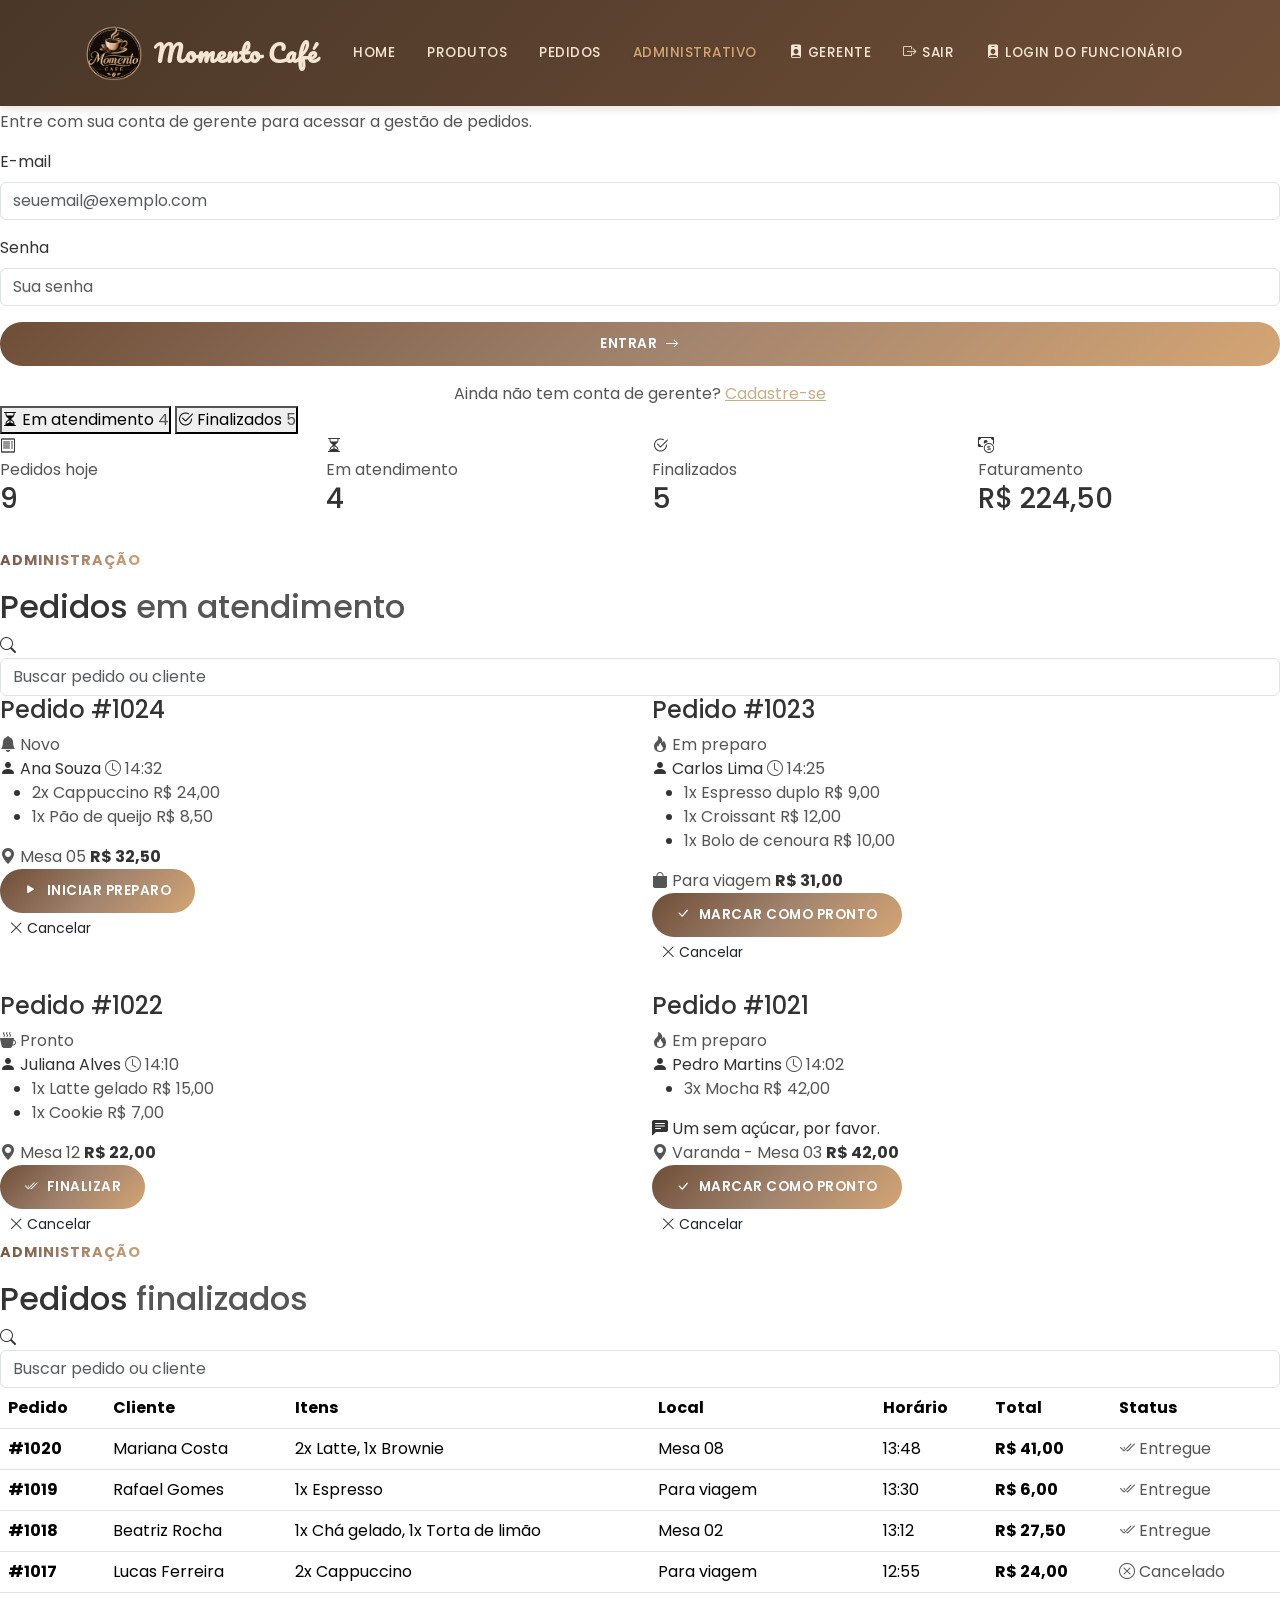
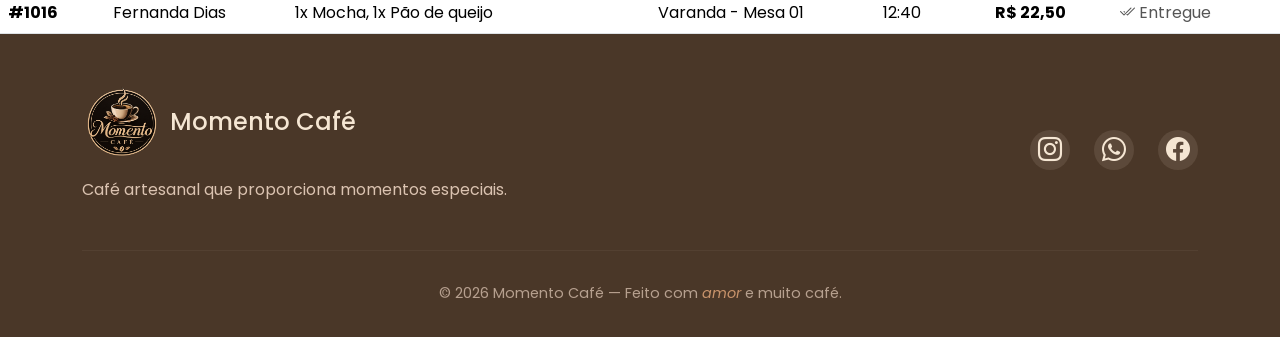
<file: src/main/resources/templates/admin.html>
<!DOCTYPE html>
<html lang="pt-br">

<head>
  <meta charset="UTF-8">
  <meta name="viewport" content="width=device-width, initial-scale=1.0">
  <link rel="icon" type="image/png" href="../static/img/favicon.png">
  <title>Momento Café | Administrativo</title>

  <!-- Bootstrap -->
  <link href="https://cdn.jsdelivr.net/npm/bootstrap@5.3.8/dist/css/bootstrap.min.css" rel="stylesheet">

  <!-- Bootstrap Icons -->
  <link rel="stylesheet" href="https://cdn.jsdelivr.net/npm/bootstrap-icons@1.11.3/font/bootstrap-icons.min.css">

  <!-- Google Fonts -->
  <link rel="preconnect" href="https://fonts.googleapis.com">
  <link rel="preconnect" href="https://fonts.gstatic.com" crossorigin>
  <link href="https://fonts.googleapis.com/css2?family=Pacifico&family=Poppins:wght@300;400;500;600;700&display=swap"
    rel="stylesheet">

  <!-- CSS -->
  <link rel="stylesheet" href="../static/css/style.css">
  <link rel="stylesheet" href="../static/css/admin.css">
  <!-- Estado de acesso (evita "piscar" a tela) -->
  <script>
    document.documentElement.classList.add(
      localStorage.getItem("tipoUsuario") === "gerente" ? "is-gerente" : "is-visitante"
    );
  </script>
</head>

<body class="admin-page">
  <!-- ================= NAVBAR ================= -->

  <nav class="navbar navbar-expand-lg fixed-top navbar-cafe">
    <div class="container">

      <a class="navbar-brand d-flex align-items-center gap-2" href="../index.html">
        <img src="../static/img/logo.png" alt="Logo Momento Café" class="logo-marca">
        Momento Café
      </a>

      <button class="navbar-toggler" type="button" data-bs-toggle="collapse" data-bs-target="#menu" aria-controls="menu"
        aria-expanded="false" aria-label="Abrir menu">
        <span class="navbar-toggler-icon"></span>
      </button>

      <div class="collapse navbar-collapse" id="menu">
        <ul class="navbar-nav ms-auto align-items-lg-center">

          <li class="nav-item"><a class="nav-link" href="../index.html">Home</a></li>
          <li class="nav-item"><a class="nav-link" href="../templates/produtos.html">Produtos</a></li>
          <li class="nav-item"><a class="nav-link" href="../templates/pedidos.html">Pedidos</a></li>
          <li class="nav-item"><a class="nav-link active" aria-current="page" href="../templates/admin.html">Administrativo</a></li>

          <!-- Funcionário logado -->
          <li class="nav-item somente-gerente">
            <span class="nav-link usuario-admin">
              <i class="bi bi-person-badge-fill"></i> Gerente
            </span>
          </li>
          <li class="nav-item somente-gerente">
            <a class="nav-link" href="../templates/login.html" id="btn-sair">
              <i class="bi bi-box-arrow-right"></i> Sair
            </a>
          </li>

          <!-- Visitante -->
          <li class="nav-item somente-visitante">
            <a class="nav-link" href="#loginFuncionario">
              <i class="bi bi-person-badge-fill"></i> Login do funcionário
            </a>
          </li>

        </ul>
      </div>

    </div>
  </nav>


  <!-- ================= PAINEL ADMINISTRATIVO ================= -->

  <div class="admin-wrapper">

    <!-- ================= CONTEÚDO ================= -->

    <main class="admin-conteudo">

      <!-- LOGIN DO FUNCIONÁRIO -->

      <section class="func-login somente-visitante" id="loginFuncionario">
        <div class="func-login-card">
          <div class="func-login-icon"><i class="bi bi-person-badge-fill"></i></div>
          <span class="section-title">Área restrita</span>
          <h2>Login do <span>funcionário</span></h2>
          <p>Entre com sua conta de gerente para acessar a gestão de pedidos.</p>

          <form id="formLoginFuncionario" novalidate>
            <div class="mb-3">
              <label for="funcEmail" class="form-label">E-mail</label>
              <input type="email" id="funcEmail" class="form-control" placeholder="seuemail@exemplo.com"
                autocomplete="username">
            </div>
            <div class="mb-3">
              <label for="funcSenha" class="form-label">Senha</label>
              <input type="password" id="funcSenha" class="form-control" placeholder="Sua senha"
                autocomplete="current-password">
            </div>
            <p class="func-erro" id="funcErro" role="alert"></p>
            <button type="submit" class="btn btn-cafe btn-lg w-100 justify-content-center">
              Entrar <i class="bi bi-arrow-right"></i>
            </button>
            <p class="text-center mt-3 mb-0">
              Ainda não tem conta de gerente? <a href="cadastro.html" class="link-cafe">Cadastre-se</a>
            </p>
          </form>
        </div>
      </section>


      <!-- GESTÃO (somente gerente) -->

      <div class="somente-gerente" id="painelGestao">

        <!-- BOTÕES: ATENDIMENTO / FINALIZADOS -->

        <div class="admin-abas" role="tablist" aria-label="Gestão de pedidos">
          <button type="button" class="aba-btn ativo" role="tab" aria-selected="true" data-alvo="painel-atendimento">
            <i class="bi bi-hourglass-split"></i> Em atendimento
            <span class="menu-contador" id="contador-atendimento">4</span>
          </button>
          <button type="button" class="aba-btn" role="tab" aria-selected="false" data-alvo="painel-finalizados">
            <i class="bi bi-check2-circle"></i> Finalizados
            <span class="menu-contador" id="contador-finalizados">5</span>
          </button>
        </div>

        <!-- RESUMO -->

        <div class="row g-4 mb-4">

          <div class="col-sm-6 col-xl-3">
            <div class="resumo-card">
              <div class="resumo-icon"><i class="bi bi-receipt"></i></div>
              <div>
                <span>Pedidos hoje</span>
                <h3 id="resumo-total">9</h3>
              </div>
            </div>
          </div>

          <div class="col-sm-6 col-xl-3">
            <div class="resumo-card">
              <div class="resumo-icon"><i class="bi bi-hourglass-split"></i></div>
              <div>
                <span>Em atendimento</span>
                <h3 id="resumo-atendimento">4</h3>
              </div>
            </div>
          </div>

          <div class="col-sm-6 col-xl-3">
            <div class="resumo-card">
              <div class="resumo-icon"><i class="bi bi-check2-circle"></i></div>
              <div>
                <span>Finalizados</span>
                <h3 id="resumo-finalizados">5</h3>
              </div>
            </div>
          </div>

          <div class="col-sm-6 col-xl-3">
            <div class="resumo-card">
              <div class="resumo-icon"><i class="bi bi-cash-coin"></i></div>
              <div>
                <span>Faturamento</span>
                <h3 id="resumo-faturamento">R$ 224,50</h3>
              </div>
            </div>
          </div>

        </div>


        <!-- ================= ABA: EM ATENDIMENTO ================= -->

        <section class="painel painel-atendimento ativo" id="painel-atendimento" role="tabpanel">

          <div class="painel-header">
            <div>
              <span class="section-title">Administração</span>
              <h2>Pedidos <span>em atendimento</span></h2>
            </div>

            <div class="input-busca">
              <i class="bi bi-search"></i>
              <input type="text" id="busca-atendimento" class="form-control" placeholder="Buscar pedido ou cliente"
                aria-label="Buscar pedido em atendimento">
            </div>
          </div>


          <div class="row g-4" id="lista-atendimento">

            <!-- PEDIDO 1 -->

            <div class="col-md-6 col-xxl-4">
              <div class="pedido-card">

                <div class="pedido-topo">
                  <h4>Pedido #1024</h4>
                  <span class="status status-novo">
                    <i class="bi bi-bell-fill"></i>
                    Novo
                  </span>
                </div>

                <div class="pedido-cliente">
                  <i class="bi bi-person-fill"></i>
                  Ana Souza
                  <span class="pedido-hora"><i class="bi bi-clock"></i> 14:32</span>
                </div>

                <ul class="pedido-itens">
                  <li><span>2x Cappuccino</span> <span>R$ 24,00</span></li>
                  <li><span>1x Pão de queijo</span> <span>R$ 8,50</span></li>
                </ul>

                <div class="pedido-info">
                  <span><i class="bi bi-geo-alt-fill"></i> Mesa 05</span>
                  <strong>R$ 32,50</strong>
                </div>

                <div class="pedido-acoes">
                  <button type="button" class="btn btn-cafe btn-sm">
                    <i class="bi bi-play-fill"></i>
                    Iniciar preparo
                  </button>
                  <button type="button" class="btn btn-outline-cafe btn-sm">
                    <i class="bi bi-x-lg"></i>
                    Cancelar
                  </button>
                </div>

              </div>
            </div>

            <!-- PEDIDO 2 -->

            <div class="col-md-6 col-xxl-4">
              <div class="pedido-card">

                <div class="pedido-topo">
                  <h4>Pedido #1023</h4>
                  <span class="status status-preparo">
                    <i class="bi bi-fire"></i>
                    Em preparo
                  </span>
                </div>

                <div class="pedido-cliente">
                  <i class="bi bi-person-fill"></i>
                  Carlos Lima
                  <span class="pedido-hora"><i class="bi bi-clock"></i> 14:25</span>
                </div>

                <ul class="pedido-itens">
                  <li><span>1x Espresso duplo</span> <span>R$ 9,00</span></li>
                  <li><span>1x Croissant</span> <span>R$ 12,00</span></li>
                  <li><span>1x Bolo de cenoura</span> <span>R$ 10,00</span></li>
                </ul>

                <div class="pedido-info">
                  <span><i class="bi bi-bag-fill"></i> Para viagem</span>
                  <strong>R$ 31,00</strong>
                </div>

                <div class="pedido-acoes">
                  <button type="button" class="btn btn-cafe btn-sm">
                    <i class="bi bi-check-lg"></i>
                    Marcar como pronto
                  </button>
                  <button type="button" class="btn btn-outline-cafe btn-sm">
                    <i class="bi bi-x-lg"></i>
                    Cancelar
                  </button>
                </div>

              </div>
            </div>

            <!-- PEDIDO 3 -->

            <div class="col-md-6 col-xxl-4">
              <div class="pedido-card">

                <div class="pedido-topo">
                  <h4>Pedido #1022</h4>
                  <span class="status status-pronto">
                    <i class="bi bi-cup-hot-fill"></i>
                    Pronto
                  </span>
                </div>

                <div class="pedido-cliente">
                  <i class="bi bi-person-fill"></i>
                  Juliana Alves
                  <span class="pedido-hora"><i class="bi bi-clock"></i> 14:10</span>
                </div>

                <ul class="pedido-itens">
                  <li><span>1x Latte gelado</span> <span>R$ 15,00</span></li>
                  <li><span>1x Cookie</span> <span>R$ 7,00</span></li>
                </ul>

                <div class="pedido-info">
                  <span><i class="bi bi-geo-alt-fill"></i> Mesa 12</span>
                  <strong>R$ 22,00</strong>
                </div>

                <div class="pedido-acoes">
                  <button type="button" class="btn btn-cafe btn-sm">
                    <i class="bi bi-check2-all"></i>
                    Finalizar
                  </button>
                  <button type="button" class="btn btn-outline-cafe btn-sm">
                    <i class="bi bi-x-lg"></i>
                    Cancelar
                  </button>
                </div>

              </div>
            </div>

            <!-- PEDIDO 4 -->

            <div class="col-md-6 col-xxl-4">
              <div class="pedido-card">

                <div class="pedido-topo">
                  <h4>Pedido #1021</h4>
                  <span class="status status-preparo">
                    <i class="bi bi-fire"></i>
                    Em preparo
                  </span>
                </div>

                <div class="pedido-cliente">
                  <i class="bi bi-person-fill"></i>
                  Pedro Martins
                  <span class="pedido-hora"><i class="bi bi-clock"></i> 14:02</span>
                </div>

                <ul class="pedido-itens">
                  <li><span>3x Mocha</span> <span>R$ 42,00</span></li>
                </ul>

                <div class="pedido-observacao">
                  <i class="bi bi-chat-left-text-fill"></i>
                  Um sem açúcar, por favor.
                </div>

                <div class="pedido-info">
                  <span><i class="bi bi-geo-alt-fill"></i> Varanda - Mesa 03</span>
                  <strong>R$ 42,00</strong>
                </div>

                <div class="pedido-acoes">
                  <button type="button" class="btn btn-cafe btn-sm">
                    <i class="bi bi-check-lg"></i>
                    Marcar como pronto
                  </button>
                  <button type="button" class="btn btn-outline-cafe btn-sm">
                    <i class="bi bi-x-lg"></i>
                    Cancelar
                  </button>
                </div>

              </div>
            </div>

          </div>

        </section>


        <!-- ================= ABA: FINALIZADOS ================= -->

        <section class="painel painel-finalizados" id="painel-finalizados" role="tabpanel">

          <div class="painel-header">
            <div>
              <span class="section-title">Administração</span>
              <h2>Pedidos <span>finalizados</span></h2>
            </div>

            <div class="input-busca">
              <i class="bi bi-search"></i>
              <input type="text" id="busca-finalizados" class="form-control" placeholder="Buscar pedido ou cliente"
                aria-label="Buscar pedido finalizado">
            </div>
          </div>


          <div class="tabela-card">

            <div class="table-responsive">

              <table class="table tabela-cafe align-middle mb-0">

                <thead>
                  <tr>
                    <th scope="col">Pedido</th>
                    <th scope="col">Cliente</th>
                    <th scope="col">Itens</th>
                    <th scope="col">Local</th>
                    <th scope="col">Horário</th>
                    <th scope="col">Total</th>
                    <th scope="col">Status</th>
                  </tr>
                </thead>

                <tbody id="tabela-finalizados">
                  <tr>
                    <td><strong>#1020</strong></td>
                    <td>Mariana Costa</td>
                    <td>2x Latte, 1x Brownie</td>
                    <td>Mesa 08</td>
                    <td>13:48</td>
                    <td><strong>R$ 41,00</strong></td>
                    <td><span class="status status-finalizado"><i class="bi bi-check2-all"></i> Entregue</span></td>
                  </tr>
                  <tr>
                    <td><strong>#1019</strong></td>
                    <td>Rafael Gomes</td>
                    <td>1x Espresso</td>
                    <td>Para viagem</td>
                    <td>13:30</td>
                    <td><strong>R$ 6,00</strong></td>
                    <td><span class="status status-finalizado"><i class="bi bi-check2-all"></i> Entregue</span></td>
                  </tr>
                  <tr>
                    <td><strong>#1018</strong></td>
                    <td>Beatriz Rocha</td>
                    <td>1x Chá gelado, 1x Torta de limão</td>
                    <td>Mesa 02</td>
                    <td>13:12</td>
                    <td><strong>R$ 27,50</strong></td>
                    <td><span class="status status-finalizado"><i class="bi bi-check2-all"></i> Entregue</span></td>
                  </tr>
                  <tr>
                    <td><strong>#1017</strong></td>
                    <td>Lucas Ferreira</td>
                    <td>2x Cappuccino</td>
                    <td>Para viagem</td>
                    <td>12:55</td>
                    <td><strong>R$ 24,00</strong></td>
                    <td><span class="status status-cancelado"><i class="bi bi-x-circle"></i> Cancelado</span></td>
                  </tr>
                  <tr>
                    <td><strong>#1016</strong></td>
                    <td>Fernanda Dias</td>
                    <td>1x Mocha, 1x Pão de queijo</td>
                    <td>Varanda - Mesa 01</td>
                    <td>12:40</td>
                    <td><strong>R$ 22,50</strong></td>
                    <td><span class="status status-finalizado"><i class="bi bi-check2-all"></i> Entregue</span></td>
                  </tr>
                </tbody>

              </table>

            </div>

          </div>

        </section>

      </div><!-- /painelGestao -->

    </main>

  </div>

  <!-- ================= FOOTER ================= -->

  <footer>
    <div class="container">
      <div class="row align-items-center">
        <div class="col-md-6">
          <h3 class="d-flex align-items-center gap-2">
            <img src="../static/img/logo.png" alt="Logo Momento Café" class="logo-marca logo-rodape">
            Momento Café
          </h3>
          <p>Café artesanal que proporciona momentos especiais.</p>
        </div>
        <div class="col-md-6 text-md-end">
          <div class="social">
            <a href="#" aria-label="Instagram"><i class="bi bi-instagram"></i></a>
            <a href="#" aria-label="WhatsApp"><i class="bi bi-whatsapp"></i></a>
            <a href="#" aria-label="Facebook"><i class="bi bi-facebook"></i></a>
          </div>
        </div>
      </div>
      <hr>
      <p class="copyright">© 2026 Momento Café — Feito com <i>amor</i> e muito café.</p>
    </div>
  </footer>


  <!-- Avisos -->
  <div class="toast-container position-fixed bottom-0 end-0 p-3" id="toast-area"></div>

  <!-- Script -->
  <script src="https://cdn.jsdelivr.net/npm/bootstrap@5.3.8/dist/js/bootstrap.bundle.min.js"></script>

  <!-- JS -->
  <script src="../static/js/script.js"></script>
  <script src="../static/js/admin.js"></script>
</body>

</html>
</file>
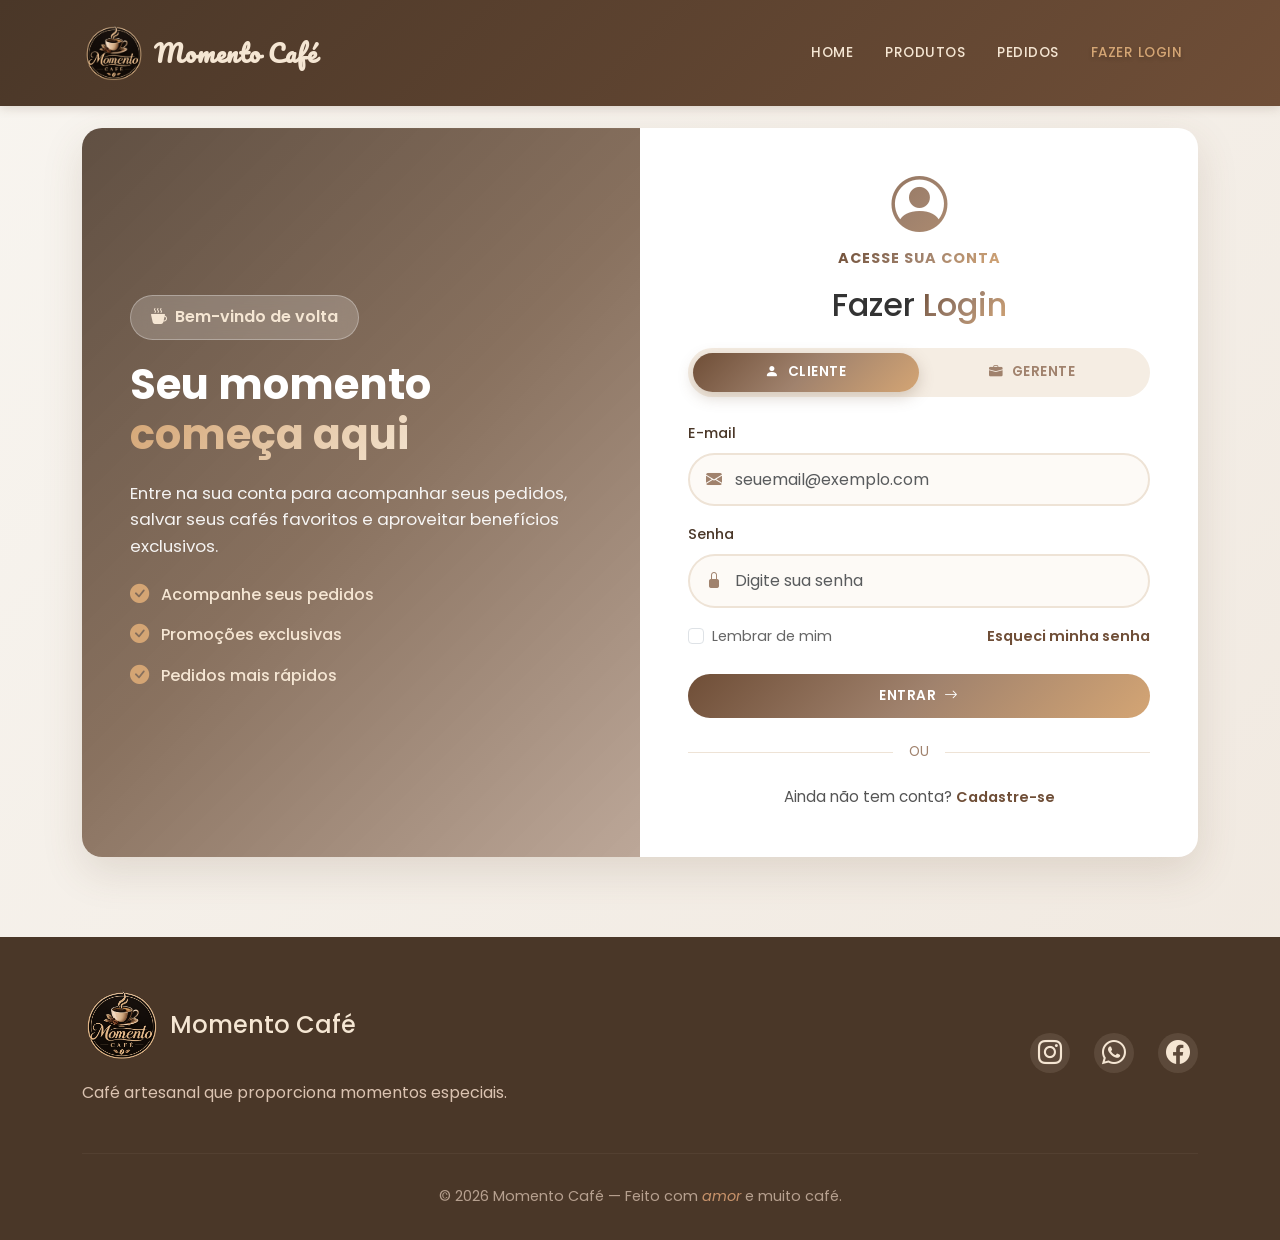
<file: src/main/resources/templates/login.html>
<!DOCTYPE html>
<html lang="pt-br">

<head>
  <meta charset="UTF-8">
  <meta name="viewport" content="width=device-width, initial-scale=1.0">
  <link rel="icon" type="image/png" href="../static/img/favicon.png">
  <title>Momento Café | Login</title>

  <!-- Bootstrap -->
  <link href="https://cdn.jsdelivr.net/npm/bootstrap@5.3.8/dist/css/bootstrap.min.css" rel="stylesheet">

  <!-- Bootstrap Icons -->
  <link rel="stylesheet" href="https://cdn.jsdelivr.net/npm/bootstrap-icons@1.11.3/font/bootstrap-icons.min.css">

  <!-- Google Fonts -->
  <link rel="preconnect" href="https://fonts.googleapis.com">
  <link rel="preconnect" href="https://fonts.gstatic.com" crossorigin>
  <link href="https://fonts.googleapis.com/css2?family=Pacifico&family=Poppins:wght@300;400;500;600;700&display=swap"
    rel="stylesheet">

  <!-- CSS -->
  <link rel="stylesheet" href="../static/css/style.css">
  <link rel="stylesheet" href="../static/css/login.css">
</head>

<body class="login-page">

  <!-- ================= NAVBAR ================= -->

  <nav class="navbar navbar-expand-lg fixed-top navbar-cafe">
    <div class="container">

      <a class="navbar-brand d-flex align-items-center gap-2" href="../index.html">
        <img src="../static/img/logo.png" alt="Logo Momento Café" class="logo-marca">
        Momento Café
      </a>

      <button class="navbar-toggler" type="button" data-bs-toggle="collapse" data-bs-target="#menu">
        <span class="navbar-toggler-icon"></span>
      </button>

      <div class="collapse navbar-collapse" id="menu">
        <ul class="navbar-nav ms-auto align-items-lg-center">

          <li class="nav-item">
            <a class="nav-link" href="../index.html">Home</a>
          </li>

          <li class="nav-item">
            <a class="nav-link" href="../templates/admin.html">Produtos</a>
          </li>

          <li class="nav-item">
            <a class="nav-link" href="../templates/pedidos.html">Pedidos</a>
          </li>

          <li class="nav-item">
            <a class="nav-link active" href="../templates/login.html">Fazer Login</a>
          </li>

        </ul>
      </div>

    </div>
  </nav>

 
  <!-- ================= LOGIN ================= -->

  <main class="login-section">

    <div class="container">

      <div class="login-card row g-0">

        <!-- LADO ESQUERDO -->

        <div class="col-lg-6 login-banner">

          <div class="login-banner-content">

            <span class="mini-title">
              <i class="bi bi-cup-hot-fill"></i>
              Bem-vindo de volta
            </span>

            <h1>
              Seu momento
              <span>começa aqui</span>
            </h1>

            <p>
              Entre na sua conta para acompanhar seus pedidos,
              salvar seus cafés favoritos e aproveitar
              benefícios exclusivos.
            </p>

            <ul class="login-beneficios">
              <li><i class="bi bi-check-circle-fill"></i> Acompanhe seus pedidos</li>
              <li><i class="bi bi-check-circle-fill"></i> Promoções exclusivas</li>
              <li><i class="bi bi-check-circle-fill"></i> Pedidos mais rápidos</li>
            </ul>

          </div>

        </div>


        <!-- LADO DIREITO / FORMULÁRIO -->

        <div class="col-lg-6 login-form-area">

          <div class="text-center mb-4">

            <div class="login-icon">
              <i class="bi bi-person-circle"></i>
            </div>

            <span class="section-title">Acesse sua conta</span>

            <h2>Fazer <span>Login</span></h2>

          </div>


          <form class="login-form" action="#" method="post">

            <!-- Tipo de acesso -->

            <div class="tipo-acesso">

              <input type="radio" name="perfil" id="perfil-cliente" value="cliente" checked>
              <label for="perfil-cliente">
                <i class="bi bi-person-fill"></i>
                Cliente
              </label>

              <input type="radio" name="perfil" id="perfil-gerente" value="gerente">
              <label for="perfil-gerente">
                <i class="bi bi-briefcase-fill"></i>
                Gerente
              </label>

            </div>

            <!-- Login Cliente -->
            <div class="mb-3">
              <label for="email" class="form-label">E-mail</label>
              <div class="input-cafe">
                <i class="bi bi-envelope-fill"></i>
                <input type="email" id="email" name="email" class="form-control" placeholder="seuemail@exemplo.com"
                  required>
              </div>
            </div>

            <div class="mb-3">
              <label for="senha" class="form-label">Senha</label>
              <div class="input-cafe">
                <i class="bi bi-lock-fill"></i>
                <input type="password" id="senha" name="senha" class="form-control" placeholder="Digite sua senha"
                  required>
              </div>
            </div>

            <div class="d-flex justify-content-between align-items-center mb-4 login-opcoes">

              <div class="form-check">
                <input class="form-check-input" type="checkbox" id="lembrar" name="lembrar">
                <label class="form-check-label" for="lembrar">Lembrar de mim</label>
              </div>

              <a href="#" class="link-cafe">Esqueci minha senha</a>

            </div>

            <button type="submit" class="btn btn-cafe btn-lg w-100 justify-content-center">
              Entrar
              <i class="bi bi-arrow-right"></i>
            </button>

            <div class="divisor">
              <span>ou</span>
            </div>

            <p class="text-center cadastro-texto">
              Ainda não tem conta?
              <a href="../templates/cadastro.html" class="link-cafe">Cadastre-se</a>
            </p>
          </form>

        </div>

      </div>

    </div>

  </main>


  <!-- ================= FOOTER ================= -->

  <footer>

    <div class="container">

      <div class="row align-items-center">

        <div class="col-md-6">
          <h3 class="d-flex align-items-center gap-2">
            <img src="../static/img/logo.png" alt="Logo Momento Café" class="logo-marca logo-rodape">
            Momento Café
          </h3>
          <p>Café artesanal que proporciona momentos especiais.</p>
        </div>

        <div class="col-md-6 text-md-end">
          <div class="social">
            <a href="#"><i class="bi bi-instagram"></i></a>
            <a href="#"><i class="bi bi-whatsapp"></i></a>
            <a href="#"><i class="bi bi-facebook"></i></a>
          </div>
        </div>

      </div>

      <hr>

      <p class="copyright">
        © 2026 Momento Café — Feito com
        <i>amor</i> e muito café.
      </p>

    </div>

  </footer>


  <!-- Script -->
  <script src="https://cdn.jsdelivr.net/npm/bootstrap@5.3.8/dist/js/bootstrap.bundle.min.js"></script>

  <!-- JS -->
  <script src="../static/js/script.js"></script>
  <script src="../static/js/login.js"></script>

</body>

</html>
</file>
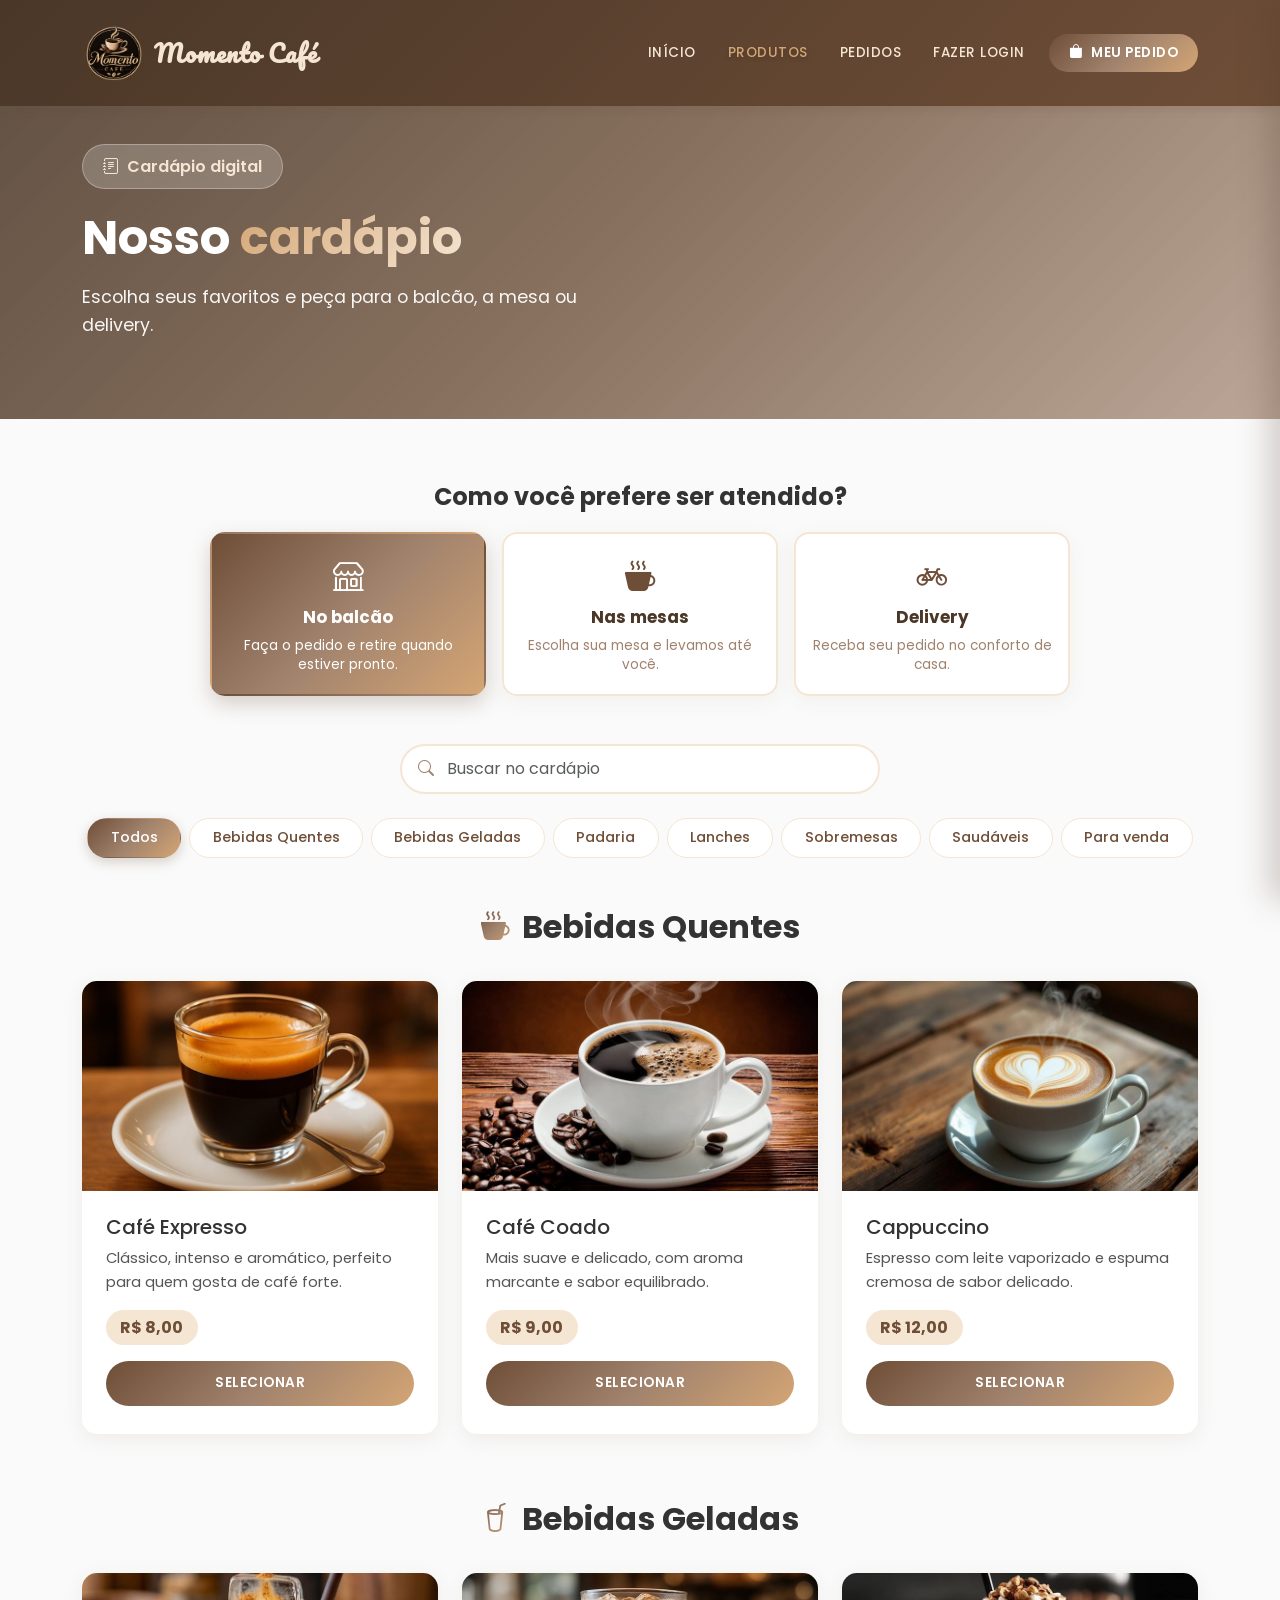
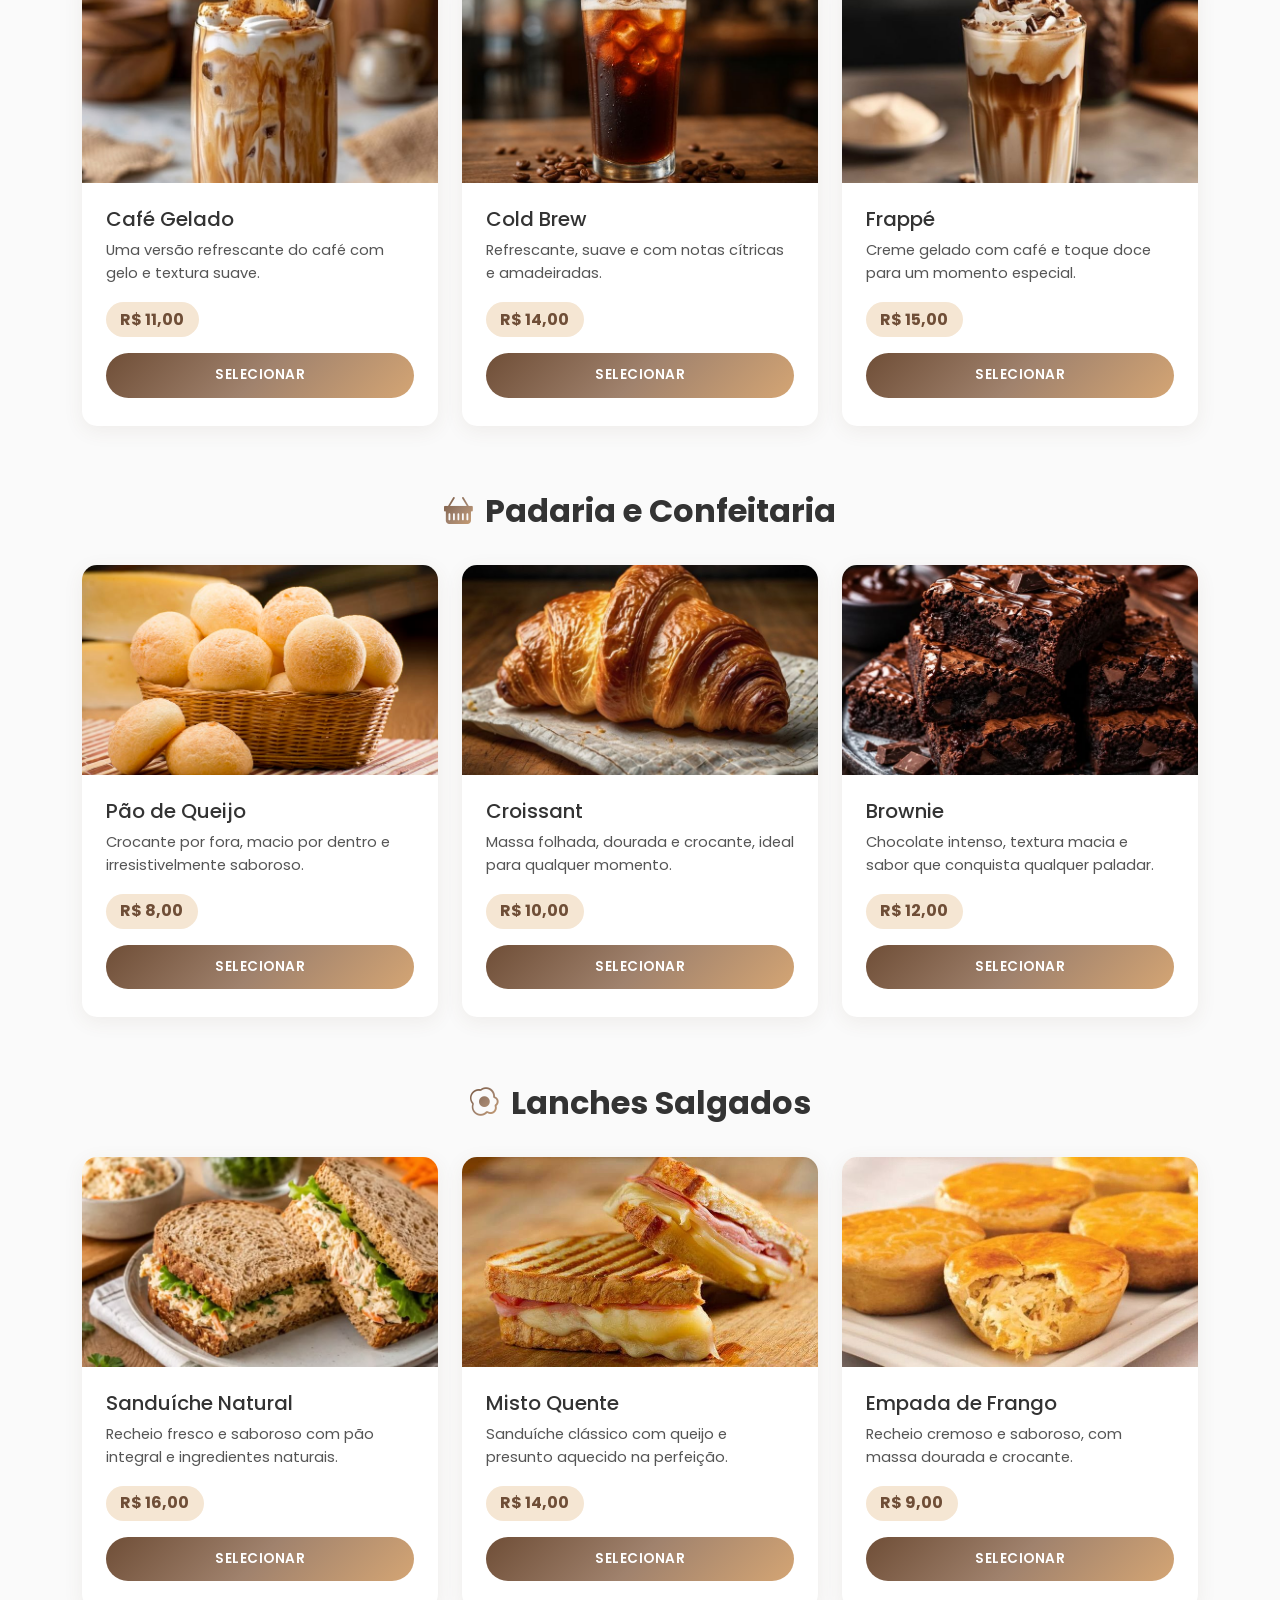
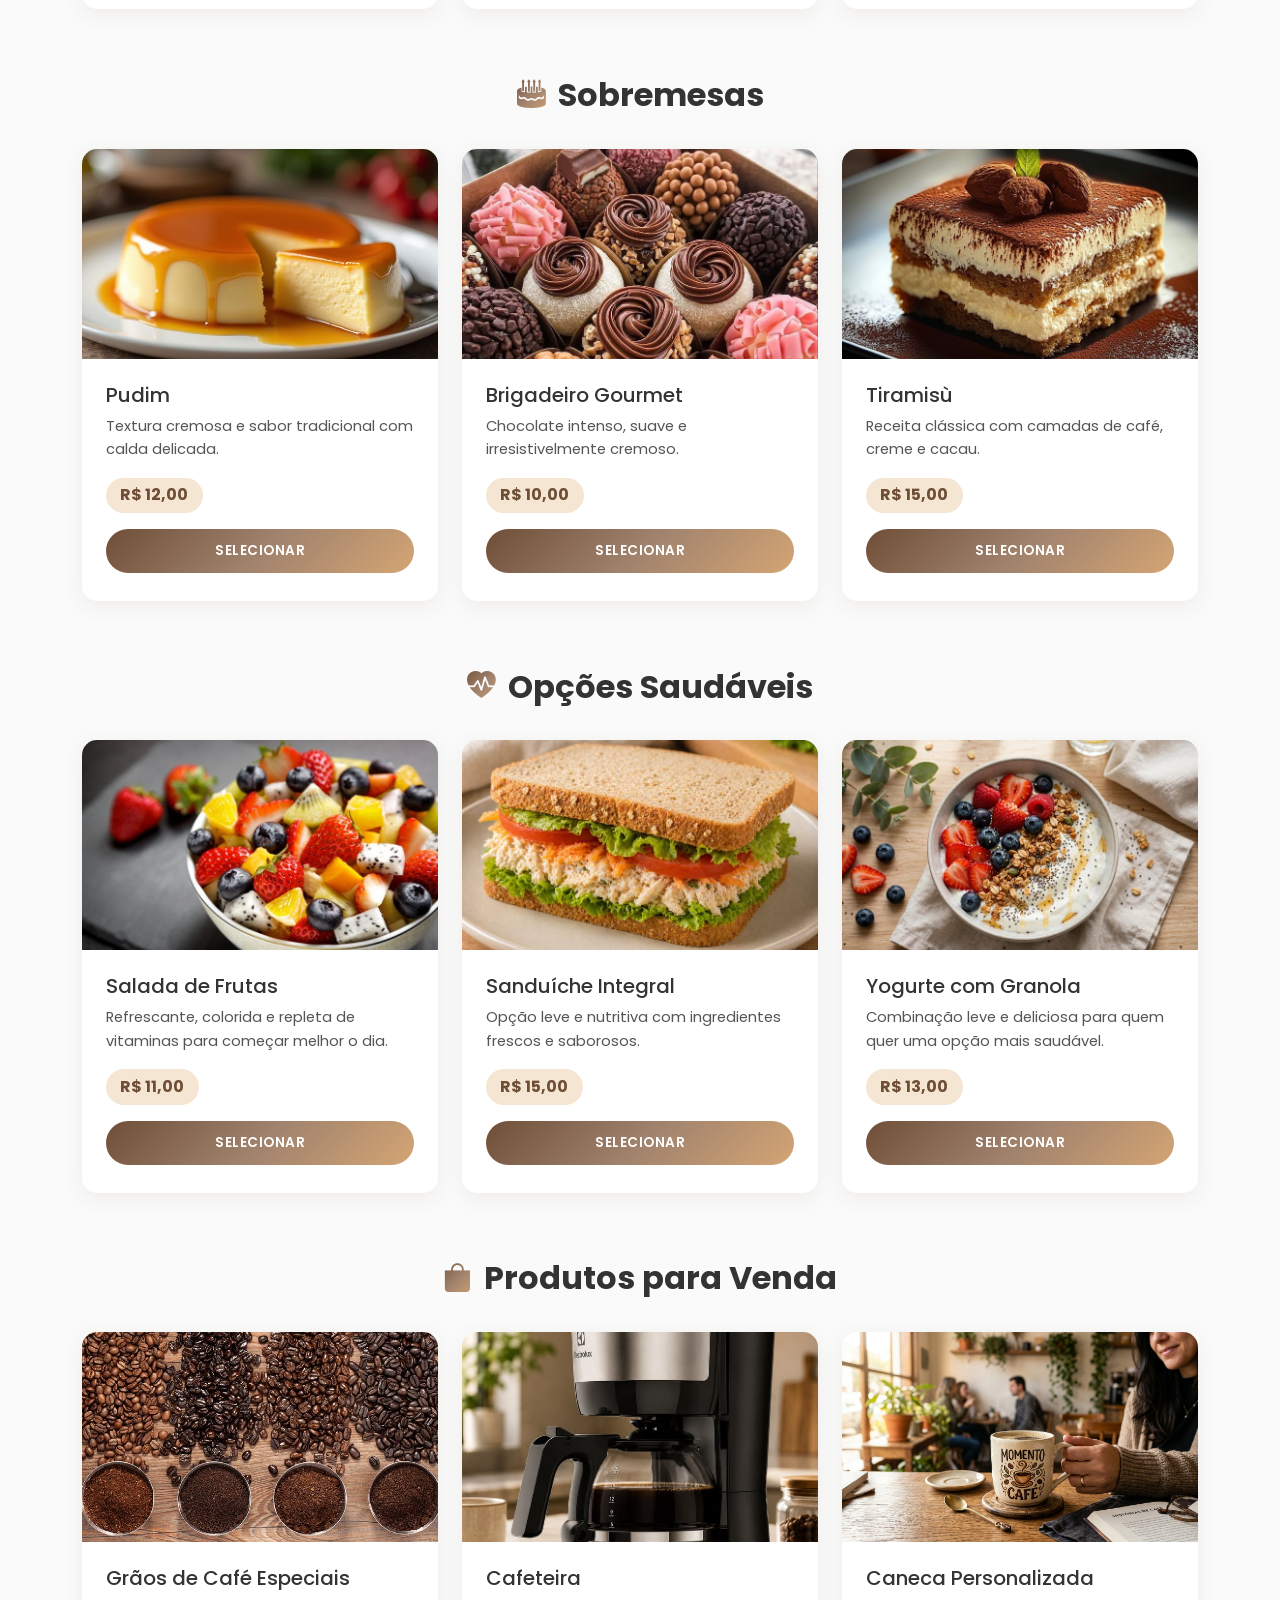
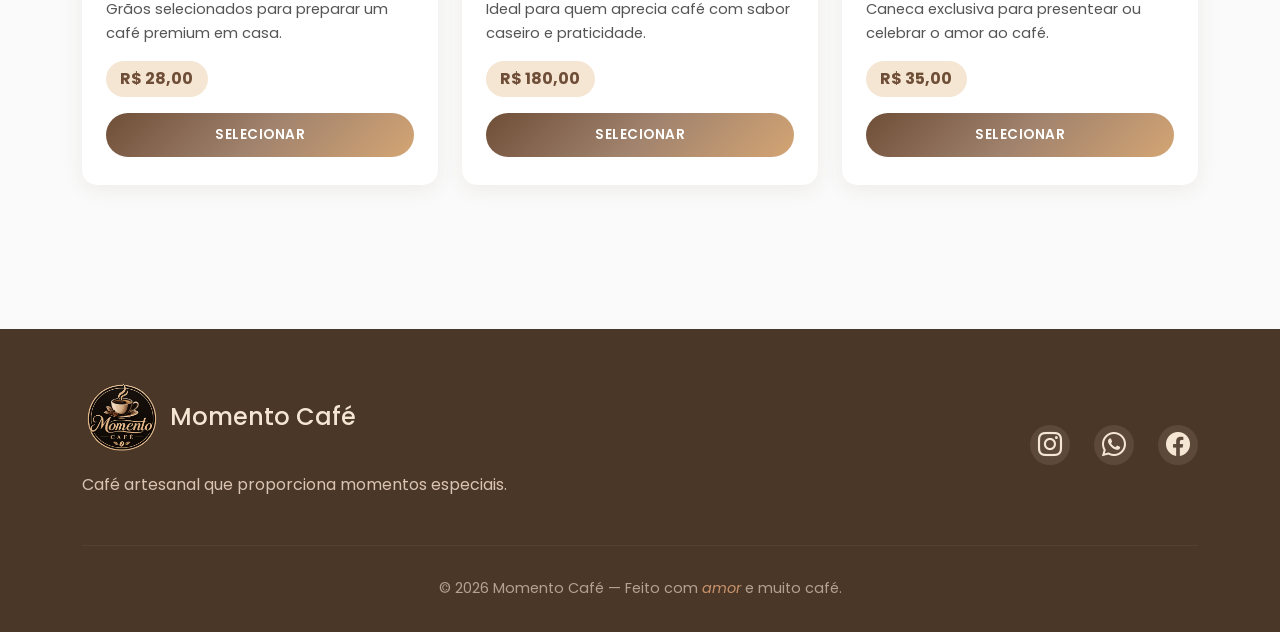
<file: src/main/resources/templates/produtos.html>
<!DOCTYPE html>
<html lang="pt-br">

<head>
  <meta charset="UTF-8" />
  <meta name="viewport" content="width=device-width, initial-scale=1.0" />
  <link rel="icon" type="image/png" href="../static/img/favicon.png">
  <title>Momento Café | Produtos</title>
  <link rel="preconnect" href="https://fonts.googleapis.com">
  <link rel="preconnect" href="https://fonts.gstatic.com" crossorigin>
  <link href="https://fonts.googleapis.com/css2?family=Poppins:wght@300;400;500;600;700&family=Pacifico&display=swap"
    rel="stylesheet">
  <link href="https://cdn.jsdelivr.net/npm/bootstrap@5.3.8/dist/css/bootstrap.min.css" rel="stylesheet">
  <link rel="stylesheet" href="https://cdn.jsdelivr.net/npm/bootstrap-icons@1.11.3/font/bootstrap-icons.min.css">
  <link rel="stylesheet" href="../static/css/style.css">
  <link rel="stylesheet" href="../static/css/produtos.css">
</head>

<body class="pagina-produtos">

  <!-- ================= NAVBAR ================= -->

  <nav class="navbar navbar-expand-lg fixed-top navbar-cafe">
    <div class="container">

      <a class="navbar-brand d-flex align-items-center gap-2" href="../index.html">
        <img src="../static/img/logo.png" alt="Logo Momento Café" class="logo-marca">
        Momento Café
      </a>

      <button class="navbar-toggler" type="button" data-bs-toggle="collapse" data-bs-target="#menu">
        <span class="navbar-toggler-icon"></span>
      </button>

      <div class="collapse navbar-collapse" id="menu">

        <ul class="navbar-nav ms-auto align-items-lg-center">

          <li class="nav-item">
            <a class="nav-link" href="../index.html">
              Início
            </a>
          </li>

          <li class="nav-item">
            <a class="nav-link active" href="../templates/produtos.html">
              Produtos
            </a>
          </li>

          <li class="nav-item">
            <a class="nav-link" href="../templates/pedidos.html">
              Pedidos
            </a>
          </li>

          <li class="nav-item">
            <a class="nav-link" href="../templates/login.html" id="linkLogin">
              Fazer Login
            </a>
          </li>

          <li class="nav-item ms-lg-2">
            <button class="btn btn-cafe btn-meu-pedido" id="btnMeuPedido" type="button">
              <i class="bi bi-bag-fill"></i>
              Meu pedido
              <span class="contador-pedido" id="contadorPedido" hidden>0</span>
            </button>
          </li>

        </ul>

      </div>

    </div>
  </nav>


  <!-- ================= HEADER DA PÁGINA ================= -->

  <header class="page-hero hero-produtos">
    <div class="container">

      <span class="mini-title">
        <i class="bi bi-journal-text"></i>
        Cardápio digital
      </span>

      <h1>
        Nosso
        <span>cardápio</span>
      </h1>

      <p>Escolha seus favoritos e peça para o balcão, a mesa ou delivery.</p>

    </div>
  </header>


  <main class="menu-page">
    <div class="container">

      <!-- ===== Tipo de atendimento ===== -->
      <section class="atendimento" aria-labelledby="tituloAtendimento">
        <h2 class="atendimento-titulo" id="tituloAtendimento">Como você prefere ser atendido?</h2>

        <div class="atendimento-grid" role="group" aria-labelledby="tituloAtendimento">
          <button type="button" class="atendimento-card ativo" data-atendimento="balcao" aria-pressed="true">
            <i class="bi bi-shop"></i>
            <strong>No balcão</strong>
            <span>Faça o pedido e retire quando estiver pronto.</span>
          </button>

          <button type="button" class="atendimento-card" data-atendimento="mesa" aria-pressed="false">
            <i class="bi bi-cup-hot-fill"></i>
            <strong>Nas mesas</strong>
            <span>Escolha sua mesa e levamos até você.</span>
          </button>

          <button type="button" class="atendimento-card" data-atendimento="delivery" aria-pressed="false">
            <i class="bi bi-bicycle"></i>
            <strong>Delivery</strong>
            <span>Receba seu pedido no conforto de casa.</span>
          </button>
        </div>
      </section>

      <div class="filtros-produtos">

        <div class="busca-produtos">
          <i class="bi bi-search"></i>
          <input type="search" id="buscaProdutos" class="form-control" placeholder="Buscar no cardápio"
            aria-label="Buscar no cardápio" autocomplete="off">
        </div>

        <div class="filter-row" id="filtros">
          <button type="button" class="filter-btn active" data-filtro="todos">Todos</button>
          <button type="button" class="filter-btn" data-filtro="bebidas-quentes">Bebidas Quentes</button>
          <button type="button" class="filter-btn" data-filtro="bebidas-geladas">Bebidas Geladas</button>
          <button type="button" class="filter-btn" data-filtro="padaria-e-confeitaria">Padaria</button>
          <button type="button" class="filter-btn" data-filtro="lanches-salgados">Lanches</button>
          <button type="button" class="filter-btn" data-filtro="sobremesas">Sobremesas</button>
          <button type="button" class="filter-btn" data-filtro="opcoes-saudaveis">Saudáveis</button>
          <button type="button" class="filter-btn" data-filtro="produtos-para-venda">Para venda</button>
        </div>

      </div>

      <section class="category" data-categoria="bebidas-quentes">
        <div class="categoria-titulo">
          <i class="bi bi-cup-hot-fill"></i>
          <h2>Bebidas Quentes</h2>
        </div>

        <div class="cards">
          <article class="product-card">
            <div class="product-image warm com-foto">
              <img src="../static/img/cafe-expresso.jpg" alt="Café Expresso" loading="lazy" width="480" height="480">
            </div>
            <div class="product-info">
              <h3>Café Expresso</h3>
              <p>Clássico, intenso e aromático, perfeito para quem gosta de café forte.</p>
              <span class="price">R$ 8,00</span>
            </div>
            <button type="button" class="select-btn">Selecionar</button>
          </article>

          <article class="product-card">
            <div class="product-image warm com-foto">
              <img src="../static/img/cafe-coado.jpg" alt="Café Coado" loading="lazy" width="480" height="480">
            </div>
            <div class="product-info">
              <h3>Café Coado</h3>
              <p>Mais suave e delicado, com aroma marcante e sabor equilibrado.</p>
              <span class="price">R$ 9,00</span>
            </div>
            <button type="button" class="select-btn">Selecionar</button>
          </article>

          <article class="product-card">
            <div class="product-image warm com-foto">
              <img src="../static/img/cappuccino.jpg" alt="Cappuccino" loading="lazy" width="480" height="480">
            </div>
            <div class="product-info">
              <h3>Cappuccino</h3>
              <p>Espresso com leite vaporizado e espuma cremosa de sabor delicado.</p>
              <span class="price">R$ 12,00</span>
            </div>
            <button type="button" class="select-btn">Selecionar</button>
          </article>
        </div>
      </section>

      <section class="category" data-categoria="bebidas-geladas">
        <div class="categoria-titulo">
          <i class="bi bi-cup-straw"></i>
          <h2>Bebidas Geladas</h2>
        </div>

        <div class="cards">
          <article class="product-card">
            <div class="product-image cold com-foto">
              <img src="../static/img/cafe-gelado.jpg" alt="Café Gelado" loading="lazy" width="480" height="480">
            </div>
            <div class="product-info">
              <h3>Café Gelado</h3>
              <p>Uma versão refrescante do café com gelo e textura suave.</p>
              <span class="price">R$ 11,00</span>
            </div>
            <button type="button" class="select-btn">Selecionar</button>
          </article>

          <article class="product-card">
            <div class="product-image cold com-foto">
              <img src="../static/img/cold-brew-coffee.jpg" alt="Cold Brew" loading="lazy" width="480" height="480">
            </div>
            <div class="product-info">
              <h3>Cold Brew</h3>
              <p>Refrescante, suave e com notas cítricas e amadeiradas.</p>
              <span class="price">R$ 14,00</span>
            </div>
            <button type="button" class="select-btn">Selecionar</button>
          </article>

          <article class="product-card">
            <div class="product-image cold com-foto">
              <img src="../static/img/frappé.jpg" alt="Frappé" loading="lazy" width="480" height="480">
            </div>
            <div class="product-info">
              <h3>Frappé</h3>
              <p>Creme gelado com café e toque doce para um momento especial.</p>
              <span class="price">R$ 15,00</span>
            </div>
            <button type="button" class="select-btn">Selecionar</button>
          </article>
        </div>
      </section>

      <section class="category" data-categoria="padaria-e-confeitaria">
        <div class="categoria-titulo">
          <i class="bi bi-basket-fill"></i>
          <h2>Padaria e Confeitaria</h2>
        </div>

        <div class="cards">
          <article class="product-card">
            <div class="product-image bakery com-foto">
              <img src="../static/img/pao-de-queijo.jpg" alt="Pão de Queijo" loading="lazy" width="480" height="480">
            </div>
            <div class="product-info">
              <h3>Pão de Queijo</h3>
              <p>Crocante por fora, macio por dentro e irresistivelmente saboroso.</p>
              <span class="price">R$ 8,00</span>
            </div>
            <button type="button" class="select-btn">Selecionar</button>
          </article>

          <article class="product-card">
            <div class="product-image bakery com-foto">
              <img src="../static/img/croissant.jpg" alt="Croissant" loading="lazy" width="480" height="480">
            </div>
            <div class="product-info">
              <h3>Croissant</h3>
              <p>Massa folhada, dourada e crocante, ideal para qualquer momento.</p>
              <span class="price">R$ 10,00</span>
            </div>
            <button type="button" class="select-btn">Selecionar</button>
          </article>

          <article class="product-card">
            <div class="product-image bakery com-foto">
              <img src="../static/img/brownie.jpg" alt="Brownie" loading="lazy" width="480" height="480">
            </div>
            <div class="product-info">
              <h3>Brownie</h3>
              <p>Chocolate intenso, textura macia e sabor que conquista qualquer paladar.</p>
              <span class="price">R$ 12,00</span>
            </div>
            <button type="button" class="select-btn">Selecionar</button>
          </article>
        </div>
      </section>

      <section class="category" data-categoria="lanches-salgados">
        <div class="categoria-titulo">
          <i class="bi bi-egg-fried"></i>
          <h2>Lanches Salgados</h2>
        </div>

        <div class="cards">
          <article class="product-card">
            <div class="product-image savory com-foto">
              <img src="../static/img/sanduiche-natural.jpg" alt="Sanduíche Natural" loading="lazy" width="480"
                height="480">
            </div>
            <div class="product-info">
              <h3>Sanduíche Natural</h3>
              <p>Recheio fresco e saboroso com pão integral e ingredientes naturais.</p>
              <span class="price">R$ 16,00</span>
            </div>
            <button type="button" class="select-btn">Selecionar</button>
          </article>

          <article class="product-card">
            <div class="product-image savory com-foto">
              <img src="../static/img/misto-quente.jpg" alt="Misto Quente" loading="lazy" width="480" height="480">
            </div>
            <div class="product-info">
              <h3>Misto Quente</h3>
              <p>Sanduíche clássico com queijo e presunto aquecido na perfeição.</p>
              <span class="price">R$ 14,00</span>
            </div>
            <button type="button" class="select-btn">Selecionar</button>
          </article>

          <article class="product-card">
            <div class="product-image savory com-foto">
              <img src="../static/img/empada-de-frango.jpg" alt="Empada de Frango" loading="lazy" width="480"
                height="480">
            </div>
            <div class="product-info">
              <h3>Empada de Frango</h3>
              <p>Recheio cremoso e saboroso, com massa dourada e crocante.</p>
              <span class="price">R$ 9,00</span>
            </div>
            <button type="button" class="select-btn">Selecionar</button>
          </article>
        </div>
      </section>

      <section class="category" data-categoria="sobremesas">
        <div class="categoria-titulo">
          <i class="bi bi-cake2-fill"></i>
          <h2>Sobremesas</h2>
        </div>

        <div class="cards">
          <article class="product-card">
            <div class="product-image dessert com-foto">
              <img src="../static/img/pudim.jpg" alt="Pudim" loading="lazy" width="480" height="480">
            </div>
            <div class="product-info">
              <h3>Pudim</h3>
              <p>Textura cremosa e sabor tradicional com calda delicada.</p>
              <span class="price">R$ 12,00</span>
            </div>
            <button type="button" class="select-btn">Selecionar</button>
          </article>

          <article class="product-card">
            <div class="product-image dessert com-foto">
              <img src="../static/img/brigadeiro-gourmet.jpg" alt="Brigadeiro Gourmet" loading="lazy" width="480"
                height="480">
            </div>
            <div class="product-info">
              <h3>Brigadeiro Gourmet</h3>
              <p>Chocolate intenso, suave e irresistivelmente cremoso.</p>
              <span class="price">R$ 10,00</span>
            </div>
            <button type="button" class="select-btn">Selecionar</button>
          </article>

          <article class="product-card">
            <div class="product-image dessert com-foto">
              <img src="../static/img/tiramisu.jpg" alt="Tiramisù" loading="lazy" width="480" height="480">
            </div>
            <div class="product-info">
              <h3>Tiramisù</h3>
              <p>Receita clássica com camadas de café, creme e cacau.</p>
              <span class="price">R$ 15,00</span>
            </div>
            <button type="button" class="select-btn">Selecionar</button>
          </article>
        </div>
      </section>

      <section class="category" data-categoria="opcoes-saudaveis">
        <div class="categoria-titulo">
          <i class="bi bi-heart-pulse-fill"></i>
          <h2>Opções Saudáveis</h2>
        </div>

        <div class="cards">
          <article class="product-card">
            <div class="product-image healthy com-foto">
              <img src="../static/img/salada-de-frutas.jpg" alt="Salada de Frutas" loading="lazy" width="480"
                height="480">
            </div>
            <div class="product-info">
              <h3>Salada de Frutas</h3>
              <p>Refrescante, colorida e repleta de vitaminas para começar melhor o dia.</p>
              <span class="price">R$ 11,00</span>
            </div>
            <button type="button" class="select-btn">Selecionar</button>
          </article>

          <article class="product-card">
            <div class="product-image healthy com-foto">
              <img src="../static/img/sanduiche-integral.jpg" alt="Sanduíche Integral" loading="lazy" width="480"
                height="480">
            </div>
            <div class="product-info">
              <h3>Sanduíche Integral</h3>
              <p>Opção leve e nutritiva com ingredientes frescos e saborosos.</p>
              <span class="price">R$ 15,00</span>
            </div>
            <button type="button" class="select-btn">Selecionar</button>
          </article>

          <article class="product-card">
            <div class="product-image healthy com-foto">
              <img src="../static/img/yogurte-com-granola.jpg" alt="Yogurte com Granola" loading="lazy" width="480"
                height="480">
            </div>
            <div class="product-info">
              <h3>Yogurte com Granola</h3>
              <p>Combinação leve e deliciosa para quem quer uma opção mais saudável.</p>
              <span class="price">R$ 13,00</span>
            </div>
            <button type="button" class="select-btn">Selecionar</button>
          </article>
        </div>
      </section>

      <section class="category" data-categoria="produtos-para-venda">
        <div class="categoria-titulo">
          <i class="bi bi-bag-fill"></i>
          <h2>Produtos para Venda</h2>
        </div>

        <div class="cards">
          <article class="product-card">
            <div class="product-image retail com-foto">
              <img src="../static/img/graos-de-cafe.jpg" alt="Grãos de Café Especiais" loading="lazy" width="480"
                height="480">
            </div>
            <div class="product-info">
              <h3>Grãos de Café Especiais</h3>
              <p>Grãos selecionados para preparar um café premium em casa.</p>
              <span class="price">R$ 28,00</span>
            </div>
            <button type="button" class="select-btn">Selecionar</button>
          </article>

          <article class="product-card">
            <div class="product-image retail com-foto">
              <img src="../static/img/cafeteira.jpg" alt="Cafeteira" loading="lazy" width="480" height="480">
            </div>
            <div class="product-info">
              <h3>Cafeteira</h3>
              <p>Ideal para quem aprecia café com sabor caseiro e praticidade.</p>
              <span class="price">R$ 180,00</span>
            </div>
            <button type="button" class="select-btn">Selecionar</button>
          </article>

          <article class="product-card">
            <div class="product-image retail com-foto">
              <img src="../static/img/caneca.jpg" alt="Caneca Personalizada" loading="lazy" width="480" height="480">
            </div>
            <div class="product-info">
              <h3>Caneca Personalizada</h3>
              <p>Caneca exclusiva para presentear ou celebrar o amor ao café.</p>
              <span class="price">R$ 35,00</span>
            </div>
            <button type="button" class="select-btn">Selecionar</button>
          </article>
        </div>
      </section>

      <div id="semResultados" class="sem-resultados d-none">
        <i class="bi bi-cup"></i>
        <h3>Nenhum produto encontrado</h3>
        <p>Tente buscar por outro nome ou escolha outra categoria.</p>
      </div>

    </div>
  </main>

  <!-- ================= PAINEL "MEU PEDIDO" ================= -->

  <div class="carrinho-overlay" id="carrinhoOverlay"></div>

  <aside class="carrinho-painel" id="carrinhoPainel" aria-label="Meu pedido" aria-hidden="true">

    <div class="carrinho-topo">
      <h2><i class="bi bi-bag-fill"></i> Meu pedido</h2>
      <button type="button" class="carrinho-fechar" id="carrinhoFechar" aria-label="Fechar">
        <i class="bi bi-x-lg"></i>
      </button>
    </div>

    <div class="carrinho-vazio" id="carrinhoVazio">
      <i class="bi bi-bag"></i>
      <strong>Seu pedido está vazio</strong>
      <p class="mb-0">Escolha algo gostoso no cardápio.</p>
    </div>

    <div class="carrinho-sucesso d-none" id="carrinhoSucesso">
      <i class="bi bi-check-circle-fill"></i>
      <h3>Pedido enviado!</h3>
      <p id="sucessoTexto"></p>
      <button type="button" class="select-btn" id="sucessoFechar">Continuar no cardápio</button>
    </div>

    <ul class="carrinho-itens" id="carrinhoItens"></ul>

    <form class="carrinho-form d-none" id="formPedido" novalidate>

      <label>Como você quer ser atendido?</label>
      <div class="atendimento-opcoes" role="radiogroup" aria-label="Tipo de atendimento">
        <label class="atendimento-opcao">
          <input type="radio" name="atendimento" value="balcao" checked>
          <span><i class="bi bi-shop"></i> Balcão</span>
        </label>
        <label class="atendimento-opcao">
          <input type="radio" name="atendimento" value="mesa">
          <span><i class="bi bi-cup-hot-fill"></i> Mesa</span>
        </label>
        <label class="atendimento-opcao">
          <input type="radio" name="atendimento" value="delivery">
          <span><i class="bi bi-bicycle"></i> Delivery</span>
        </label>
      </div>

      <label for="pedidoNome">Seu nome</label>
      <input type="text" id="pedidoNome" placeholder="Como podemos te chamar?" autocomplete="name">

      <div id="campoMesa" class="d-none">
        <label for="pedidoMesa">Número da mesa</label>
        <select id="pedidoMesa">
          <option value="">Selecione a mesa</option>
          <option value="1">Mesa 1</option>
          <option value="2">Mesa 2</option>
          <option value="3">Mesa 3</option>
          <option value="4">Mesa 4</option>
          <option value="5">Mesa 5</option>
          <option value="6">Mesa 6</option>
          <option value="7">Mesa 7</option>
          <option value="8">Mesa 8</option>
          <option value="9">Mesa 9</option>
          <option value="10">Mesa 10</option>
          <option value="11">Mesa 11</option>
          <option value="12">Mesa 12</option>
        </select>
      </div>

      <div id="campoDelivery" class="d-none">
        <label for="pedidoEndereco">Endereço de entrega</label>
        <input type="text" id="pedidoEndereco" placeholder="Rua, número, bairro" autocomplete="street-address">

        <label for="pedidoTelefone">Telefone / WhatsApp</label>
        <input type="tel" id="pedidoTelefone" placeholder="(11) 99999-9999" autocomplete="tel" inputmode="tel">
      </div>

      <label for="pedidoObs">Observações (opcional)</label>
      <textarea id="pedidoObs" rows="2" placeholder="Ex.: sem açúcar, pouco gelo..."></textarea>

      <div class="carrinho-total">
        <span>Total</span>
        <strong id="carrinhoTotal">R$ 0,00</strong>
      </div>

      <p class="carrinho-erro" id="carrinhoErro" role="alert"></p>

      <button type="submit" class="select-btn">Finalizar pedido</button>
      <button type="button" class="carrinho-limpar" id="carrinhoLimpar">Limpar pedido</button>
    </form>

  </aside>



  <!-- ================= FOOTER ================= -->

  <footer>
    <div class="container">

      <div class="row align-items-center">

        <div class="col-md-6">
          <h3 class="d-flex align-items-center gap-2">
            <img src="../static/img/logo.png" alt="Logo Momento Café" class="logo-marca logo-rodape">
            Momento Café
          </h3>
          <p>Café artesanal que proporciona momentos especiais.</p>
        </div>

        <div class="col-md-6 text-md-end">
          <div class="social">
            <a href="#"><i class="bi bi-instagram"></i></a>
            <a href="#"><i class="bi bi-whatsapp"></i></a>
            <a href="#"><i class="bi bi-facebook"></i></a>
          </div>
        </div>

      </div>

      <hr>

      <p class="copyright">
        © 2026 Momento Café — Feito com
        <i>amor</i> e muito café.
      </p>

    </div>
  </footer>


  <!-- Script -->
  <script src="https://cdn.jsdelivr.net/npm/bootstrap@5.3.8/dist/js/bootstrap.bundle.min.js"></script>

  <!-- JS -->
  <script src="../static/js/script.js"></script>
  <script src="../static/js/produtos.js"></script>

</body>

</html>
</file>
<file: src/main/resources/static/css/style.css>
/* ==================== VARIÁVEIS E ESTILOS GLOBAIS ==================== */
/* atualizado maria */
:root {
  /* Cores do Gradiente Café */
  --cafe-principal: #6F4E37;
  /* Café escuro */
  --cafe-claro: #A0826D;
  /* Café médio */
  --cafe-light: #D4A574;
  /* Café claro */
  --cream: #F5E6D3;
  /* Creme */
  --chocolate: #4A3728;
  /* Chocolate escuro */
  --accent: #C8936B;
  /* Tom quente de destaque */
  --success: #8B6F47;
  /* Verde café */

  /* Gradientes */
  --gradient-cafe: linear-gradient(135deg, #6F4E37 0%, #A0826D 50%, #D4A574 100%);
  --gradient-cafe-dark: linear-gradient(135deg, #4A3728 0%, #6F4E37 100%);
  --gradient-cafe-light: linear-gradient(135deg, #D4A574 0%, #F5E6D3 100%);
}

* {
  margin: 0;
  padding: 0;
  box-sizing: border-box;
}

body {
  font-family: 'Poppins', sans-serif;
  color: #333;
  background-color: #fff;
}

/* ---------- Logo da marca ---------- */

.navbar-cafe .logo-marca { height: 64px; width: auto; }
footer .logo-marca.logo-rodape { height: 80px; width: auto; }

span,
p {
  color: #555;
}

/* ==================== NAVBAR ==================== */

.navbar-cafe {
  background: var(--gradient-cafe-dark);
  padding: 1rem 0;
  box-shadow: 0 2px 10px rgba(107, 78, 55, 0.2);
}

.navbar-cafe .navbar-brand {
  color: var(--cream) !important;
  font-weight: 700;
  font-size: 1.5rem;
  font-family: 'Pacifico', cursive;
  letter-spacing: 1px;
  display: flex;
  align-items: center;
  gap: 0.5rem;
}

.navbar-cafe .navbar-brand i {
  font-size: 1.8rem;
}

.navbar-cafe .nav-link {
  color: var(--cream) !important;
  font-weight: 500;
  margin: 0 0.5rem;
  transition: all 0.3s ease;
  text-transform: uppercase;
  font-size: 0.85rem;
  letter-spacing: 0.5px;
}

.navbar-cafe .nav-link:hover,
.navbar-cafe .nav-link.active {
  color: var(--cafe-light) !important;
  text-shadow: 0 2px 4px rgba(0, 0, 0, 0.2);
}

.btn-cafe {
  background: var(--gradient-cafe);
  color: white;
  border: none;
  font-weight: 600;
  padding: 0.75rem 1.5rem;
  border-radius: 50px;
  transition: all 0.3s ease;
  text-transform: uppercase;
  font-size: 0.85rem;
  letter-spacing: 0.5px;
  display: flex;
  align-items: center;
  gap: 0.5rem;
}

.btn-cafe:hover {
  background: var(--gradient-cafe-dark);
  color: white;
  transform: translateY(-2px);
  box-shadow: 0 5px 15px rgba(107, 78, 55, 0.3);
}

.btn-cafe:focus {
  color: white;
  box-shadow: 0 0 0 0.2rem rgba(107, 78, 55, 0.25);
}

/* ==================== HERO / CARROSSEL ==================== */

.hero-cafe {
  min-height: 100vh;
  padding-top: 80px;
}

.slide-cafe-1 {
  background: linear-gradient(135deg,
      rgba(107, 78, 55, 0.8) 0%,
      rgba(160, 130, 109, 0.7) 50%,
      rgba(212, 165, 116, 0.6) 100%), url('https://images.unsplash.com/photo-1495521821757-a1efb6729352?ixlib=rb-4.0.3&auto=format&fit=crop&w=1200&q=80');
  background-size: cover;
  background-position: center;
  background-attachment: fixed;
}

.slide-cafe-2 {
  background: linear-gradient(135deg,
      rgba(74, 55, 40, 0.85) 0%,
      rgba(107, 78, 55, 0.75) 50%,
      rgba(160, 130, 109, 0.65) 100%), url('https://images.unsplash.com/photo-1506905925346-21bda4d32df4?ixlib=rb-4.0.3&auto=format&fit=crop&w=1200&q=80');
  background-size: cover;
  background-position: center;
  background-attachment: fixed;
}

.slide-cafe-3 {
  background: linear-gradient(135deg,
      rgba(212, 165, 116, 0.8) 0%,
      rgba(160, 130, 109, 0.7) 50%,
      rgba(107, 78, 55, 0.6) 100%), url('https://images.unsplash.com/photo-1511537190424-bbbab87ac5d3?ixlib=rb-4.0.3&auto=format&fit=crop&w=1200&q=80');
  background-size: cover;
  background-position: center;
  background-attachment: fixed;
}

.hero-content {
  display: flex;
  flex-direction: column;
  justify-content: center;
  align-items: flex-start;
  min-height: 90vh;
  color: white;
  gap: 1.5rem;
}

.hero-content .mini-title {
  background: rgba(255, 255, 255, 0.2);
  color: var(--cream);
  padding: 0.75rem 1.5rem;
  border-radius: 50px;
  font-weight: 600;
  display: inline-flex;
  align-items: center;
  gap: 0.5rem;
  backdrop-filter: blur(10px);
  border: 1px solid rgba(255, 255, 255, 0.3);
}

.hero-content h1 {
  font-size: 3.5rem;
  font-weight: 700;
  color: white;
  line-height: 1.2;
  margin: 1rem 0;
}

.hero-content h1 span {
  background: var(--gradient-cafe-light);
  -webkit-background-clip: text;
  -webkit-text-fill-color: transparent;
  background-clip: text;
  display: block;
}

.hero-content p {
  font-size: 1.2rem;
  color: rgba(255, 255, 255, 0.95);
  max-width: 500px;
  line-height: 1.6;
}

/* ==================== CARROSSEL INDICADORES ==================== */

.carousel-indicators [data-bs-target] {
  background-color: rgba(255, 255, 255, 0.5);
  border-radius: 50%;
  border: none;
  width: 12px;
  height: 12px;
  transition: all 0.3s ease;
}

.carousel-indicators [data-bs-target].active {
  background-color: var(--cream);
  width: 30px;
  border-radius: 50px;
}

/* ==================== FRASE ==================== */

.frase-cafe {
  background: var(--gradient-cafe-light);
  padding: 4rem 0;
  text-align: center;
  color: var(--chocolate);
}

.frase-cafe .heart-icon {
  font-size: 2.5rem;
  color: var(--cafe-principal);
  margin-bottom: 1rem;
}

.frase-cafe h2 {
  font-size: 2rem;
  margin-bottom: 1rem;
  color: var(--chocolate);
}

.frase-cafe p {
  font-size: 1.1rem;
  color: var(--cafe-claro);
}

/* ==================== SECTION TITLE ==================== */

.section-title {
  display: inline-block;
  background: var(--gradient-cafe);
  -webkit-background-clip: text;
  -webkit-text-fill-color: transparent;
  background-clip: text;
  font-weight: 700;
  text-transform: uppercase;
  letter-spacing: 1px;
  font-size: 0.9rem;
  margin-bottom: 1rem;
}

/* ==================== COMO SURGIU ==================== */

.como-surgiu {
  padding: 5rem 0;
  background-color: #fafafa;
}

.como-surgiu h2 {
  font-size: 2.2rem;
  margin-bottom: 2rem;
  line-height: 1.3;
}

.como-surgiu h2 span {
  background: var(--gradient-cafe);
  -webkit-background-clip: text;
  -webkit-text-fill-color: transparent;
  background-clip: text;
}

.como-surgiu p {
  font-size: 1rem;
  line-height: 1.8;
  margin-bottom: 1.5rem;
  color: #666;
}

.historia-final {
  font-size: 1.1rem;
  font-weight: 600;
  color: var(--cafe-principal);
  display: flex;
  align-items: center;
  gap: 0.5rem;
}

.historia-final i {
  color: var(--accent);
  animation: beat 1s infinite;
}

@keyframes beat {

  0%,
  100% {
    transform: scale(1);
  }

  50% {
    transform: scale(1.2);
  }
}

/* ==================== IDEA CARD ==================== */

.idea-card {
  background: white;
  border-radius: 15px;
  padding: 2rem;
  box-shadow: 0 10px 30px rgba(107, 78, 55, 0.1);
  border-left: 5px solid var(--cafe-principal);
  transition: all 0.3s ease;
}

.idea-card:hover {
  box-shadow: 0 15px 40px rgba(107, 78, 55, 0.15);
  transform: translateY(-5px);
}

.idea-header {
  display: flex;
  align-items: center;
  gap: 1rem;
  margin-bottom: 2rem;
  padding-bottom: 1.5rem;
  border-bottom: 2px solid var(--cafe-light);
}

.idea-header i {
  font-size: 2rem;
  background: var(--gradient-cafe);
  -webkit-background-clip: text;
  -webkit-text-fill-color: transparent;
  background-clip: text;
}

.idea-header h3 {
  margin: 0;
  font-size: 1.5rem;
}

.idea-content p {
  font-size: 1rem;
  margin-bottom: 1.5rem;
  color: #666;
}

.idea-list {
  list-style: none;
  padding: 0;
}

.idea-list li {
  display: flex;
  align-items: center;
  gap: 0.75rem;
  margin-bottom: 1rem;
  color: #666;
}

.idea-list i {
  color: var(--cafe-principal);
  font-size: 1.2rem;
}

/* ==================== AMBIENTES ==================== */

.ambientes {
  padding: 5rem 0;
  background: white;
}

.ambientes .text-center h2 span {
  background: var(--gradient-cafe);
  -webkit-background-clip: text;
  -webkit-text-fill-color: transparent;
  background-clip: text;
}

.ambiente-card {
  background: white;
  border-radius: 15px;
  padding: 2rem;
  text-align: center;
  box-shadow: 0 5px 20px rgba(107, 78, 55, 0.08);
  transition: all 0.3s ease;
  border-top: 4px solid transparent;
  background: linear-gradient(white, white) padding-box,
    var(--gradient-cafe) border-box;
  border: 4px solid transparent;
}

.ambiente-card:hover {
  box-shadow: 0 15px 40px rgba(107, 78, 55, 0.15);
  transform: translateY(-10px);
}

.ambiente-icon {
  font-size: 3rem;
  background: var(--gradient-cafe);
  -webkit-background-clip: text;
  -webkit-text-fill-color: transparent;
  background-clip: text;
  margin-bottom: 1.5rem;
}

.ambiente-card h3 {
  font-size: 1.3rem;
  margin-bottom: 1rem;
  color: var(--chocolate);
}

.ambiente-card p {
  font-size: 0.95rem;
  line-height: 1.6;
  margin-bottom: 1.5rem;
  color: #666;
}

.ambiente-features {
  list-style: none;
  padding: 0;
  display: flex;
  flex-direction: column;
  gap: 0.75rem;
}

.ambiente-features li {
  display: flex;
  align-items: center;
  gap: 0.5rem;
  color: var(--cafe-claro);
  font-size: 0.9rem;
  font-weight: 500;
}

.ambiente-features i {
  color: var(--cafe-principal);
}

/* ==================== LOCALIZAÇÃO ==================== */

.localizacao {
  padding: 5rem 0;
  background: linear-gradient(135deg, #f8f5f0 0%, #f0e8df 100%);
}

.localizacao h2 {
  font-size: 2.2rem;
  margin-bottom: 2rem;
  line-height: 1.3;
}

.localizacao h2 span {
  background: var(--gradient-cafe);
  -webkit-background-clip: text;
  -webkit-text-fill-color: transparent;
  background-clip: text;
}

.localizacao-info {
  display: flex;
  flex-direction: column;
  gap: 2rem;
  margin-bottom: 2rem;
}

.info-item {
  display: flex;
  gap: 1.5rem;
  align-items: flex-start;
}

.info-icon {
  font-size: 2rem;
  background: var(--gradient-cafe);
  -webkit-background-clip: text;
  -webkit-text-fill-color: transparent;
  background-clip: text;
  min-width: 50px;
}

.info-content h4 {
  font-size: 1.1rem;
  margin-bottom: 0.5rem;
  color: var(--chocolate);
}

.info-content p {
  font-size: 0.95rem;
  line-height: 1.6;
  color: #666;
}

.mapa-container {
  border-radius: 15px;
  overflow: hidden;
  box-shadow: 0 10px 30px rgba(107, 78, 55, 0.15);
}

/* ==================== HISTÓRIA DO CAFÉ ==================== */

.historia-cafe {
  padding: 5rem 0;
  background: white;
}

.historia-cafe .text-center h2 {
  font-size: 2.2rem;
  margin-bottom: 2rem;
}

.historia-cafe .text-center h2 i {
  background: var(--gradient-cafe);
  -webkit-background-clip: text;
  -webkit-text-fill-color: transparent;
  background-clip: text;
  margin-left: 0.5rem;
}

.timeline-wrapper {
  position: relative;
  padding: 2rem 0;
}

.timeline-line {
  position: absolute;
  top: 0;
  left: 50%;
  width: 3px;
  height: 100%;
  background: var(--gradient-cafe);
  transform: translateX(-50%);
  z-index: 0;
}

@media (max-width: 768px) {
  .timeline-line {
    left: 20px;
  }
}

.timeline-item {
  position: relative;
  padding: 2rem;
  background: white;
  border-radius: 10px;
  box-shadow: 0 5px 15px rgba(107, 78, 55, 0.1);
  transition: all 0.3s ease;
  z-index: 1;
}

.timeline-item:hover {
  box-shadow: 0 10px 25px rgba(107, 78, 55, 0.15);
  transform: translateY(-5px);
}

.timeline-number {
  position: absolute;
  top: -15px;
  left: 50%;
  transform: translateX(-50%);
  width: 40px;
  height: 40px;
  background: var(--gradient-cafe);
  color: white;
  border-radius: 50%;
  display: flex;
  align-items: center;
  justify-content: center;
  font-weight: 700;
  font-size: 1.2rem;
  border: 4px solid white;
  z-index: 2;
}

@media (max-width: 768px) {
  .timeline-number {
    left: 20px;
  }
}

.timeline-content h3 {
  font-size: 1rem;
  background: var(--gradient-cafe);
  -webkit-background-clip: text;
  -webkit-text-fill-color: transparent;
  background-clip: text;
  margin-bottom: 0.5rem;
}

.timeline-content h4 {
  font-size: 1.1rem;
  margin-bottom: 1rem;
  color: var(--chocolate);
}

.timeline-content p {
  font-size: 0.95rem;
  line-height: 1.6;
  color: #666;
}

/* ==================== DIFERENCIAL ==================== */

.diferencial-cafe {
  padding: 5rem 0;
  background: linear-gradient(135deg, #f8f5f0 0%, #f0e8df 100%);
}

.feature-cafe {
  padding: 2rem;
  border-radius: 15px;
  background: white;
  box-shadow: 0 5px 20px rgba(107, 78, 55, 0.08);
  transition: all 0.3s ease;
}

.feature-cafe:hover {
  box-shadow: 0 15px 40px rgba(107, 78, 55, 0.15);
  transform: translateY(-10px);
}

.feature-cafe i {
  font-size: 2.5rem;
  background: var(--gradient-cafe);
  -webkit-background-clip: text;
  -webkit-text-fill-color: transparent;
  background-clip: text;
  margin-bottom: 1rem;
}

.feature-cafe h3 {
  font-size: 1.3rem;
  margin-bottom: 1rem;
  color: var(--chocolate);
}

.feature-cafe p {
  font-size: 0.95rem;
  line-height: 1.6;
  color: #666;
}

/* ==================== CTA ==================== */

.cta-cafe {
  background: var(--gradient-cafe-dark);
  padding: 4rem 0;
  text-align: center;
  color: white;
}

.cta-cafe .big-heart {
  font-size: 3rem;
  color: var(--accent);
  margin-bottom: 1rem;
  animation: beat 1s infinite;
}

.cta-cafe h2 {
  font-size: 2.5rem;
  color: white;
  margin-bottom: 1rem;
}

.cta-cafe p {
  font-size: 1.1rem;
  color: rgba(255, 255, 255, 0.9);
  margin-bottom: 2rem;
}

.btn-light {
  background-color: var(--cream);
  color: var(--chocolate);
  border: none;
  font-weight: 600;
  padding: 0.75rem 2rem;
  border-radius: 50px;
  transition: all 0.3s ease;
  text-transform: uppercase;
  font-size: 0.85rem;
  letter-spacing: 0.5px;
  display: inline-flex;
  align-items: center;
  gap: 0.5rem;
}

.btn-light:hover {
  background-color: white;
  color: var(--cafe-principal);
  transform: translateY(-2px);
  box-shadow: 0 5px 15px rgba(0, 0, 0, 0.2);
}

/* ==================== HERO DAS PÁGINAS INTERNAS ==================== */

.page-hero {
  background: linear-gradient(135deg,
      rgba(74, 55, 40, 0.88) 0%,
      rgba(107, 78, 55, 0.8) 50%,
      rgba(160, 130, 109, 0.7) 100%), url('https://images.unsplash.com/photo-1495521821757-a1efb6729352?ixlib=rb-4.0.3&auto=format&fit=crop&w=1200&q=80');
  background-size: cover;
  background-position: center;
  padding: 9rem 0 4rem;
  color: white;
}

.page-hero .mini-title {
  background: rgba(255, 255, 255, 0.2);
  color: var(--cream);
  padding: 0.6rem 1.25rem;
  border-radius: 50px;
  font-weight: 600;
  display: inline-flex;
  align-items: center;
  gap: 0.5rem;
  backdrop-filter: blur(10px);
  border: 1px solid rgba(255, 255, 255, 0.3);
}

.page-hero h1 {
  font-size: 3rem;
  font-weight: 700;
  color: white;
  margin: 1.25rem 0 1rem;
}

.page-hero h1 span {
  background: var(--gradient-cafe-light);
  -webkit-background-clip: text;
  -webkit-text-fill-color: transparent;
  background-clip: text;
}

.page-hero p {
  font-size: 1.1rem;
  color: rgba(255, 255, 255, 0.95);
  max-width: 560px;
  line-height: 1.6;
}

.page-hero p strong {
  color: var(--cafe-light);
}

/* ==================== FOOTER ==================== */

footer {
  background: var(--chocolate);
  color: var(--cream);
  padding: 3rem 0 1rem;
}

footer h3 {
  color: var(--cream);
  font-size: 1.5rem;
  margin-bottom: 1rem;
  display: flex;
  align-items: center;
  gap: 0.5rem;
}

footer p {
  color: rgba(255, 230, 211, 0.8);
}

footer hr {
  border-color: rgba(255, 230, 211, 0.2);
  margin: 2rem 0;
}

footer .social {
  display: flex;
  gap: 1.5rem;
  justify-content: flex-end;
}

footer .social a {
  color: var(--cream);
  font-size: 1.5rem;
  transition: all 0.3s ease;
  width: 40px;
  height: 40px;
  display: flex;
  align-items: center;
  justify-content: center;
  background: rgba(255, 230, 211, 0.1);
  border-radius: 50%;
}

footer .social a:hover {
  background: var(--cafe-principal);
  transform: translateY(-3px);
  color: var(--accent);
}

footer .copyright {
  text-align: center;
  color: rgba(255, 230, 211, 0.6);
  font-size: 0.9rem;
}

footer .copyright i {
  color: var(--accent);
}

/* ==================== RESPONSIVE ==================== */

@media (max-width: 768px) {
  .hero-content h1 {
    font-size: 2rem;
  }

  .hero-content p {
    font-size: 1rem;
  }

  .section-title {
    font-size: 0.8rem;
  }

  h2 {
    font-size: 1.8rem;
  }

  .frase-cafe h2 {
    font-size: 1.5rem;
  }

  .cta-cafe h2 {
    font-size: 1.8rem;
  }

  .timeline-line {
    display: none;
  }

  .timeline-number {
    position: relative;
    top: auto;
    left: auto;
    transform: none;
    margin-bottom: 1rem;
  }

  .navbar-cafe .nav-link {
    margin: 0.5rem 0;
  }

  .page-hero {
    padding: 7rem 0 3rem;
  }

  .page-hero h1 {
    font-size: 2.2rem;
  }
}

@media (max-width: 480px) {
  .hero-content h1 {
    font-size: 1.5rem;
  }

  .hero-content {
    min-height: 70vh;
  }

  .navbar-cafe .navbar-brand {
    font-size: 1.2rem;
  }

  .btn-cafe {
    padding: 0.5rem 1rem;
    font-size: 0.75rem;
  }

  footer .social {
    justify-content: center;
    margin-top: 1rem;
  }

  /* =========================================
   SEGURANÇA DO GERENTE
========================================= */

  .seguranca-titulo {
    display: flex;
    align-items: center;
    gap: 14px;

    padding: 18px;
    margin: 25px 0;

    background: #f5eee6;
    border-radius: 14px;

    border-left: 4px solid #6f4931;
  }

  .seguranca-titulo i {
    font-size: 28px;
    color: #6f4931;
  }

  .seguranca-titulo h5 {
    margin: 0;
    color: #4a3021;
    font-weight: 600;
  }

  .seguranca-titulo p {
    margin: 4px 0 0;
    color: #806c5d;
    font-size: 13px;
  }


  /* Opções */

  .seguranca-opcoes {
    display: flex;
    flex-direction: column;
    gap: 10px;
  }

  .opcao-seguranca {
    display: flex;
    align-items: flex-start;
    gap: 10px;

    padding: 13px 15px;

    background: #faf7f3;

    border: 1px solid #e4d8cc;
    border-radius: 10px;

    cursor: pointer;

    transition: 0.25s;
  }

  .opcao-seguranca:hover {
    background: #f1e7dc;
    border-color: #b99a7d;
  }

  .opcao-seguranca input {
    margin-top: 4px;
    accent-color: #6f4931;
  }

  .opcao-seguranca span {
    font-size: 14px;
    line-height: 1.5;
  }


  /* Caixa de autorização */

  .autorizacao-box {
    padding: 16px;

    background: #f5eee6;

    border-radius: 12px;

    border: 1px solid #e3d5c7;
  }

  .autorizacao-box .form-check-label {
    font-size: 13px;
    line-height: 1.6;
  }


  /* Mensagem */

  .mensagem-login {
    font-size: 14px;
    font-weight: 600;
  }

  .mensagem-login.sucesso {
    color: #397044;
  }

  .mensagem-login.erro {
    color: #a43c3c;
  }


  /* Select */

  .input-cafe select {
    appearance: auto;
    cursor: pointer;
  }


  /* Responsividade */

  @media (max-width: 576px) {

    .seguranca-titulo {
      padding: 15px;
    }

    .seguranca-titulo h5 {
      font-size: 16px;
    }

    .seguranca-titulo p {
      font-size: 12px;
    }

    .opcao-seguranca {
      font-size: 13px;
    }

  }
  /* =====================================================
   ajustes.css — correções do Momento Café
   Carregue DEPOIS de style.css e contato.css
   ===================================================== */

/* ---------- ÍCONES (Bootstrap Icons) ---------- */

.bi {
  display: inline-block;
  font-style: normal;
  line-height: 1;
  vertical-align: -0.125em;
}

/* ---------- BANNERS / CARROSSEL DO INDEX ---------- */

.hero-cafe .carousel-item {
  min-height: 100vh;
  background-color: #3e2a1e;          /* cor de reserva caso a imagem não carregue */
  background-size: cover;
  background-position: center;
  background-repeat: no-repeat;
  position: relative;
}

/* película escura para o texto ficar legível sobre a foto */
.hero-cafe .carousel-item::before {
  content: "";
  position: absolute;
  inset: 0;
  background: linear-gradient(90deg, rgba(36, 22, 14, .82) 0%, rgba(36, 22, 14, .45) 60%, rgba(36, 22, 14, .2) 100%);
  z-index: 1;
}

.hero-cafe .carousel-item > .container {
  position: relative;
  z-index: 2;
  min-height: 100vh;
  display: flex;
  align-items: center;
  padding-top: 90px;                  /* espaço da navbar fixa */
  padding-bottom: 70px;               /* espaço dos indicadores */
}

.hero-cafe .hero-content {
  max-width: 620px;
  color: #fff;
}

.hero-cafe .carousel-indicators { z-index: 3; }
.hero-cafe .carousel-control-prev,
.hero-cafe .carousel-control-next { z-index: 3; }

@media (max-width: 767.98px) {
  .hero-cafe .carousel-item,
  .hero-cafe .carousel-item > .container { min-height: 85vh; }
}

/* ---------- ÍCONES DA PÁGINA DE CONTATO ---------- */

.pagina-contato .info-lista { display: grid; gap: 1rem; margin-bottom: 1.5rem; }

.pagina-contato .info-card {
  display: flex;
  align-items: center;
  gap: 1rem;
}

.pagina-contato .info-icon {
  flex: 0 0 52px;
  width: 52px;
  height: 52px;
  display: flex;
  align-items: center;
  justify-content: center;
  border-radius: 50%;
  background: #6f4e37;
  color: #fff;
  font-size: 1.35rem;
}

.pagina-contato .info-card h3 { font-size: 1rem; margin: 0 0 .15rem; }
.pagina-contato .info-card p  { margin: 0; }

/* ícone dentro dos campos do formulário */
.pagina-contato .campo-cafe { position: relative; }

.pagina-contato .campo-cafe > i {
  position: absolute;
  left: 16px;
  top: 50%;
  transform: translateY(-50%);
  color: #a9805b;
  font-size: 1.05rem;
  z-index: 3;
  pointer-events: none;
}

.pagina-contato .campo-cafe .form-control,
.pagina-contato .campo-cafe .form-select { padding-left: 2.75rem; }

.pagina-contato .campo-textarea > i { top: 20px; transform: none; }

/* título da caixa de horários e status da loja */
.pagina-contato .horarios-topo h3 i { margin-right: .4rem; }
.pagina-contato .status-loja i { font-size: .6rem; margin-right: .3rem; }

/* ícone do aviso de sucesso */
.pagina-contato .contato-sucesso > i { font-size: 4rem; color: #3f8f5a; }
}
</file>
<file: src/main/resources/static/css/admin.css>
:root {
  --bs-link-color: #c8ad86;
  --bs-link-color-rgb: 200, 173, 134;
  --bs-link-hover-color: #a98c63;
  --bs-link-hover-color-rgb: 169, 140, 99;
}

a,
.link-cafe {
  color: #c8ad86;
}

a:hover,
.link-cafe:hover {
  color: #a98c63;
}

.pedido-card {
  transition: opacity .25s ease, transform .25s ease, box-shadow .2s ease;
}

.pedido-card.saindo {
  opacity: 0;
  transform: scale(.96);
}

.nova-linha {
  animation: destaque-linha 1.6s ease;
}

@keyframes destaque-linha {
  from {
    background-color: rgba(212, 175, 55, .35);
  }

  to {
    background-color: transparent;
  }
}

.vazio-estado {
  text-align: center;
  padding: 2.5rem 1rem;
  margin: 0;
  color: #8a6f5a;
  font-weight: 500;
}

.btn:focus-visible,
.input-busca input:focus-visible,
.menu-item:focus-visible {
  outline: 3px solid rgba(212, 175, 55, .6);
  outline-offset: 2px;
}

@media (prefers-reduced-motion: reduce) {

  .pedido-card,
  .nova-linha {
    transition: none;
    animation: none;
  }

  /* admin-extra.css — complementos do painel (carregar depois de admin.css) */

  .pedido-card {
    transition: opacity .25s ease, transform .25s ease, box-shadow .2s ease;
  }

  .pedido-card.saindo {
    opacity: 0;
    transform: scale(.96);
  }

  .nova-linha {
    animation: destaque-linha 1.6s ease;
  }

  @keyframes destaque-linha {
    from {
      background-color: rgba(212, 175, 55, .35);
    }

    to {
      background-color: transparent;
    }
  }

  .vazio-estado {
    text-align: center;
    padding: 2.5rem 1rem;
    margin: 0;
    color: #8a6f5a;
    font-weight: 500;
  }

  .btn:focus-visible,
  .input-busca input:focus-visible,
  .menu-item:focus-visible {
    outline: 3px solid rgba(212, 175, 55, .6);
    outline-offset: 2px;
  }

  @media (prefers-reduced-motion: reduce) {

    .pedido-card,
    .nova-linha {
      transition: none;
      animation: none;
    }
  }

  /* ===== Estado de acesso ===== */
  .is-gerente .somente-visitante,
  .is-visitante .somente-gerente {
    display: none !important;
  }

  /* ===== Layout sem menu lateral ===== */
  .admin-sidebar {
    display: none !important;
  }

  .admin-wrapper {
    display: block !important;
    padding-top: 110px !important;
    min-height: 70vh;
  }

  .admin-conteudo {
    width: 100%;
    max-width: 1320px;
    margin: 0 auto !important;
    padding: 1.5rem 1.5rem 3rem !important;
  }

  /* ===== Botões das abas (topo do main) ===== */
  .admin-abas {
    display: flex;
    flex-wrap: wrap;
    gap: .75rem;
    margin-bottom: 1.75rem;
  }

  .aba-btn {
    display: inline-flex;
    align-items: center;
    gap: .6rem;
    padding: .75rem 1.4rem;
    border-radius: 50px;
    cursor: pointer;
    background: #fff;
    color: #5a3a26;
    border: 2px solid #e3d3c1;
    font-weight: 600;
    transition: all .2s ease;
  }

  .aba-btn:hover {
    border-color: #5a3a26;
  }

  .aba-btn.ativo {
    background: #5a3a26;
    color: #fff;
    border-color: #5a3a26;
    box-shadow: 0 6px 16px rgba(90, 58, 38, .25);
  }

  .aba-btn .menu-contador {
    margin-left: .2rem;
  }

  /* ===== Painéis (um por vez) ===== */
  .painel {
    display: none !important;
  }

  .painel.ativo {
    display: block !important;
  }

  /* ===== Login do funcionário ===== */
  .func-login {
    display: flex;
    justify-content: center;
    padding: 1rem 0 2rem;
  }

  .func-login-card {
    width: 100%;
    max-width: 440px;
    text-align: center;
    background: #fff;
    border-radius: 20px;
    padding: 2.25rem 2rem;
    box-shadow: 0 12px 35px rgba(60, 35, 20, .12);
  }

  .func-login-card form {
    text-align: left;
    margin-top: 1.5rem;
  }

  .func-login-icon {
    width: 64px;
    height: 64px;
    margin: 0 auto 1rem;
    border-radius: 50%;
    display: grid;
    place-items: center;
    font-size: 1.7rem;
    color: #fff;
    background: #5a3a26;
  }

  .func-erro {
    color: #b3261e;
    font-size: .9rem;
    min-height: 1.3rem;
    margin: 0 0 .5rem;
  }
}
</file>
<file: src/main/resources/static/css/login.css>
/* ==================== LOGIN ==================== */

.login-page {
    background: linear-gradient(135deg, #f8f5f0 0%, #f0e8df 100%);
}

.login-section {
    min-height: 100vh;
    padding: 8rem 0 5rem;
    display: flex;
    align-items: center;
}

.login-card {
    background: white;
    border-radius: 20px;
    overflow: hidden;
    box-shadow: 0 15px 40px rgba(107, 78, 55, 0.15);
}

/* ---------- Banner ---------- */

.login-banner {
    background: linear-gradient(135deg,
            rgba(74, 55, 40, 0.88) 0%,
            rgba(107, 78, 55, 0.8) 50%,
            rgba(160, 130, 109, 0.7) 100%), url('https://images.unsplash.com/photo-1495521821757-a1efb6729352?ixlib=rb-4.0.3&auto=format&fit=crop&w=1200&q=80');
    background-size: cover;
    background-position: center;
    display: flex;
    align-items: center;
    padding: 3rem;
}

.login-banner-content {
    display: flex;
    flex-direction: column;
    align-items: flex-start;
    gap: 1.25rem;
}

.login-banner .mini-title {
    background: rgba(255, 255, 255, 0.2);
    color: var(--cream);
    padding: 0.6rem 1.25rem;
    border-radius: 50px;
    font-weight: 600;
    display: inline-flex;
    align-items: center;
    gap: 0.5rem;
    backdrop-filter: blur(10px);
    border: 1px solid rgba(255, 255, 255, 0.3);
}

.login-banner h1 {
    font-size: 2.6rem;
    font-weight: 700;
    color: white;
    line-height: 1.2;
    margin: 0;
}

.login-banner h1 span {
    background: var(--gradient-cafe-light);
    -webkit-background-clip: text;
    -webkit-text-fill-color: transparent;
    background-clip: text;
    display: block;
}

.login-banner p {
    color: rgba(255, 255, 255, 0.92);
    font-size: 1.05rem;
    line-height: 1.6;
    margin: 0;
}

.login-beneficios {
    list-style: none;
    padding: 0;
    margin: 0;
    display: flex;
    flex-direction: column;
    gap: 0.75rem;
}

.login-beneficios li {
    color: var(--cream);
    display: flex;
    align-items: center;
    gap: 0.75rem;
    font-weight: 500;
}

.login-beneficios i {
    color: var(--cafe-light);
    font-size: 1.2rem;
}

/* ---------- Formulário ---------- */

.login-form-area {
    padding: 3rem;
}

.login-icon {
    font-size: 3.5rem;
    background: var(--gradient-cafe);
    -webkit-background-clip: text;
    -webkit-text-fill-color: transparent;
    background-clip: text;
    line-height: 1;
    margin-bottom: 0.75rem;
}

.login-form-area h2 {
    font-size: 2rem;
    margin: 0;
}

.login-form-area h2 span {
    background: var(--gradient-cafe);
    -webkit-background-clip: text;
    -webkit-text-fill-color: transparent;
    background-clip: text;
}

.login-form .form-label {
    font-weight: 500;
    color: var(--chocolate);
    font-size: 0.9rem;
}

.input-cafe {
    position: relative;
}

.input-cafe i {
    position: absolute;
    left: 1.1rem;
    top: 50%;
    transform: translateY(-50%);
    color: var(--cafe-claro);
}

.input-cafe .form-control {
    padding: 0.8rem 1rem 0.8rem 2.8rem;
    border-radius: 50px;
    border: 2px solid #eee3d6;
    background: #fdfaf6;
    transition: all 0.3s ease;
}

.input-cafe .form-control:focus {
    border-color: var(--cafe-light);
    background: white;
    box-shadow: 0 0 0 0.2rem rgba(107, 78, 55, 0.15);
}

/* Tipo de acesso (Cliente / Gerente) */

.tipo-acesso {
    display: flex;
    background: #f5ede3;
    border-radius: 50px;
    padding: 0.3rem;
    margin-bottom: 1.5rem;
}

.tipo-acesso input {
    display: none;
}

.tipo-acesso label {
    flex: 1;
    text-align: center;
    padding: 0.6rem 1rem;
    border-radius: 50px;
    cursor: pointer;
    font-weight: 600;
    font-size: 0.85rem;
    text-transform: uppercase;
    letter-spacing: 0.5px;
    color: var(--cafe-claro);
    transition: all 0.3s ease;
    display: flex;
    align-items: center;
    justify-content: center;
    gap: 0.5rem;
}

.tipo-acesso input:checked+label {
    background: var(--gradient-cafe);
    color: white;
    box-shadow: 0 5px 15px rgba(107, 78, 55, 0.25);
}

.login-opcoes .form-check-label {
    font-size: 0.9rem;
    color: #666;
}

.login-opcoes .form-check-input:checked {
    background-color: var(--cafe-principal);
    border-color: var(--cafe-principal);
}

.link-cafe {
    color: var(--cafe-principal);
    font-weight: 600;
    font-size: 0.9rem;
    text-decoration: none;
    transition: color 0.3s ease;
}

.link-cafe:hover {
    color: var(--accent);
    text-decoration: underline;
}

.divisor {
    display: flex;
    align-items: center;
    gap: 1rem;
    margin: 1.5rem 0;
}

.divisor::before,
.divisor::after {
    content: "";
    flex: 1;
    height: 1px;
    background: #eee3d6;
}

.divisor span {
    color: var(--cafe-claro);
    font-size: 0.85rem;
    text-transform: uppercase;
}

.cadastro-texto {
    font-size: 0.95rem;
    margin: 0;
}

/* ---------- Responsivo ---------- */

@media (max-width: 991px) {
    .login-banner {
        padding: 2.5rem 2rem;
    }

    .login-banner h1 {
        font-size: 2rem;
    }
}

@media (max-width: 576px) {
    .login-section {
        padding: 6.5rem 0 3rem;
    }

    .login-form-area {
        padding: 2rem 1.5rem;
    }

    .login-opcoes {
        flex-direction: column;
        align-items: flex-start !important;
        gap: 0.75rem;
    }
}
</file>
<file: src/main/resources/static/css/produtos.css>
/* ==================== PÁGINA DE PRODUTOS ==================== */
.pagina-produtos {
    background-color: #fafafa;
}

.menu-page {
    padding: 4rem 0 5rem;
}

/* ---------- Botão "Meu pedido" (navbar) ---------- */

.btn-meu-pedido {
    padding: 0.55rem 1.25rem;
}

.btn-meu-pedido span {
    color: inherit;
}

.contador-pedido {
    background: var(--cream);
    color: var(--chocolate) !important;
    border-radius: 50px;
    min-width: 1.5rem;
    padding: 0 0.4rem;
    font-size: 0.75rem;
    font-weight: 700;
    text-align: center;
}

/* ---------- Filtros ---------- */

.filter-row {
    display: flex;
    justify-content: center;
    flex-wrap: wrap;
    gap: 0.5rem;
    margin-bottom: 3rem;
}

.filter-btn {
    background: white;
    border: 1px solid var(--cream);
    color: var(--cafe-principal);
    border-radius: 50px;
    padding: 0.5rem 1.4rem;
    font-size: 0.9rem;
    font-weight: 500;
    transition: all 0.3s ease;
}

.filter-btn:hover {
    border-color: var(--cafe-light);
}

.filter-btn.active {
    background: var(--gradient-cafe);
    border-color: transparent;
    color: white;
    box-shadow: 0 4px 12px rgba(107, 78, 55, 0.25);
}

/* ---------- Categorias ---------- */

.category {
    margin-bottom: 4rem;
}

.categoria-titulo {
    display: flex;
    align-items: center;
    justify-content: center;
    gap: 0.75rem;
    margin-bottom: 2rem;
}

.categoria-titulo i {
    font-size: 1.8rem;
    background: var(--gradient-cafe);
    -webkit-background-clip: text;
    -webkit-text-fill-color: transparent;
    background-clip: text;
}

.categoria-titulo h2 {
    font-size: 2rem;
    font-weight: 700;
    margin: 0;
}

/* ---------- Cards de produto ---------- */

.cards {
    display: grid;
    grid-template-columns: repeat(3, minmax(0, 1fr));
    gap: 1.5rem;
}

.product-card {
    background: white;
    border-radius: 15px;
    overflow: hidden;
    display: flex;
    flex-direction: column;
    box-shadow: 0 5px 20px rgba(107, 78, 55, 0.08);
    border-bottom: 4px solid transparent;
    transition: all 0.3s ease;
}

.product-card:hover {
    transform: translateY(-5px);
    box-shadow: 0 12px 30px rgba(107, 78, 55, 0.15);
    border-bottom-color: var(--cafe-light);
}

.product-image {
    height: 210px;
    overflow: hidden;
    display: flex;
    align-items: center;
    justify-content: center;
    font-size: 3.8rem;
    color: rgba(255, 255, 255, 0.9);
    background: var(--gradient-cafe);
}

.product-image.warm {
    background: var(--gradient-cafe-dark);
}

.product-image.cold {
    background: linear-gradient(135deg, #8B6F47 0%, #C8B49A 100%);
}

.product-image.bakery {
    background: linear-gradient(135deg, #A0826D 0%, #D4A574 100%);
}

.product-image.savory {
    background: linear-gradient(135deg, #6F4E37 0%, #C8936B 100%);
}

.product-image.dessert {
    background: linear-gradient(135deg, #8E5B4A 0%, #D4A08A 100%);
}

.product-image.healthy {
    background: linear-gradient(135deg, #7A7148 0%, #BDB38A 100%);
}

.product-image.retail {
    background: var(--gradient-cafe);
}

.product-info {
    padding: 1.5rem 1.5rem 1rem;
    flex: 1;
}

.product-info h3 {
    font-size: 1.25rem;
    margin-bottom: 0.5rem;
}

.product-info p {
    font-size: 0.92rem;
    line-height: 1.6;
    margin-bottom: 1rem;
}

.product-info .price {
    display: inline-block;
    color: var(--cafe-principal);
    background: var(--cream);
    padding: 0.35rem 0.9rem;
    border-radius: 50px;
    font-weight: 700;
}

.select-btn {
    margin: 0 1.5rem 1.5rem;
    border: none;
    border-radius: 50px;
    padding: 0.75rem 1.5rem;
    background: var(--gradient-cafe);
    color: white;
    font-weight: 600;
    font-size: 0.85rem;
    text-transform: uppercase;
    letter-spacing: 0.5px;
    transition: all 0.3s ease;
}

.select-btn:hover {
    background: var(--gradient-cafe-dark);
    transform: translateY(-2px);
    box-shadow: 0 5px 15px rgba(107, 78, 55, 0.3);
}

.select-btn:disabled {
    background: var(--success);
    opacity: 1;
}

/* ---------- Painel "Meu pedido" ---------- */

.carrinho-overlay {
    position: fixed;
    inset: 0;
    background: rgba(74, 55, 40, 0.55);
    opacity: 0;
    visibility: hidden;
    transition: 0.3s ease;
    z-index: 1040;
}

.carrinho-painel {
    position: fixed;
    top: 0;
    right: 0;
    width: min(400px, 100%);
    height: 100vh;
    background: #fafafa;
    padding: 1.5rem;
    overflow-y: auto;
    transform: translateX(100%);
    transition: transform 0.3s ease;
    z-index: 1045;
    box-shadow: -10px 0 30px rgba(74, 55, 40, 0.25);
}

body.carrinho-aberto {
    overflow: hidden;
}

body.carrinho-aberto .carrinho-overlay {
    opacity: 1;
    visibility: visible;
}

body.carrinho-aberto .carrinho-painel {
    transform: translateX(0);
}

.carrinho-topo {
    display: flex;
    align-items: center;
    justify-content: space-between;
    margin-bottom: 1.25rem;
}

.carrinho-topo h2 {
    font-size: 1.4rem;
    margin: 0;
    display: flex;
    align-items: center;
    gap: 0.5rem;
}

.carrinho-fechar {
    border: none;
    background: white;
    width: 38px;
    height: 38px;
    border-radius: 50%;
    color: var(--chocolate);
    box-shadow: 0 2px 8px rgba(107, 78, 55, 0.12);
}

.carrinho-itens {
    list-style: none;
    padding: 0;
    margin: 0 0 1rem;
}

.carrinho-itens li {
    display: flex;
    align-items: center;
    justify-content: space-between;
    gap: 0.75rem;
    background: white;
    border-radius: 15px;
    padding: 0.75rem 1rem;
    margin-bottom: 0.6rem;
    box-shadow: 0 2px 10px rgba(107, 78, 55, 0.06);
}

.carrinho-itens strong {
    color: var(--chocolate);
}

.carrinho-itens small {
    display: block;
    color: var(--cafe-claro);
}

.carrinho-qtd {
    display: flex;
    align-items: center;
    gap: 0.6rem;
}

.carrinho-qtd button {
    width: 30px;
    height: 30px;
    border: none;
    border-radius: 50%;
    background: var(--cream);
    color: var(--chocolate);
    font-weight: 700;
}

.carrinho-qtd button:hover {
    background: var(--cafe-light);
    color: white;
}

.carrinho-vazio {
    text-align: center;
    padding: 2.5rem 0.5rem;
}

.carrinho-vazio i {
    display: block;
    font-size: 2.5rem;
    margin-bottom: 0.6rem;
    color: var(--cafe-light);
}

.carrinho-form label {
    display: block;
    font-weight: 600;
    font-size: 0.9rem;
    color: var(--chocolate);
    margin: 0.75rem 0 0.35rem;
}

.carrinho-form select,
.carrinho-form input,
.carrinho-form textarea {
    width: 100%;
    border: 2px solid var(--cream);
    border-radius: 12px;
    padding: 0.6rem 0.9rem;
    font-family: inherit;
    background: white;
}

.carrinho-form select:focus,
.carrinho-form input:focus,
.carrinho-form textarea:focus {
    outline: none;
    border-color: var(--cafe-light);
}

.carrinho-total {
    display: flex;
    justify-content: space-between;
    align-items: center;
    font-size: 1.2rem;
    margin: 1.25rem 0 0.5rem;
    padding-top: 1rem;
    border-top: 1px dashed var(--cream);
}

.carrinho-total strong {
    color: var(--cafe-principal);
}

.carrinho-erro {
    color: #b23b3b;
    min-height: 1.2em;
    font-size: 0.9rem;
}

.carrinho-form .select-btn {
    width: 100%;
    margin: 0 0 0.6rem;
}

.carrinho-limpar {
    width: 100%;
    border: none;
    background: transparent;
    color: var(--cafe-claro);
    text-decoration: underline;
    font-size: 0.9rem;
}

/* ---------- Responsivo ---------- */

@media (max-width: 991px) {
    .cards {
        grid-template-columns: repeat(2, minmax(0, 1fr));
    }

    .btn-meu-pedido {
        margin-top: 0.5rem;
    }
}

@media (max-width: 576px) {
    .cards {
        grid-template-columns: 1fr;
    }

    .categoria-titulo h2 {
        font-size: 1.6rem;
    }
}


/* ==================== ACRESCENTADOS ==================== */

/* ---------- Imagens dos cards (todas do mesmo tamanho) ---------- */

.product-image.com-foto {
    padding: 0;
}

.product-image img {
    width: 100%;
    height: 100%;
    object-fit: cover;
    object-position: center;
    display: block;
    transition: transform 0.5s ease;
}

.product-card:hover .product-image img {
    transform: scale(1.06);
}

/* ---------- Tipo de atendimento (balcão / mesas / delivery) ---------- */

.atendimento {
    margin-bottom: 3rem;
    text-align: center;
}

.atendimento-titulo {
    font-size: 1.5rem;
    font-weight: 700;
    margin-bottom: 1.25rem;
}

.atendimento-grid {
    display: grid;
    grid-template-columns: repeat(3, minmax(0, 1fr));
    gap: 1rem;
    max-width: 860px;
    margin: 0 auto;
}

.atendimento-card {
    display: flex;
    flex-direction: column;
    align-items: center;
    gap: 0.35rem;
    background: white;
    border: 2px solid var(--cream);
    border-radius: 15px;
    padding: 1.25rem 1rem;
    color: var(--chocolate);
    box-shadow: 0 5px 20px rgba(107, 78, 55, 0.06);
    transition: all 0.3s ease;
}

.atendimento-card i {
    font-size: 1.9rem;
    color: var(--cafe-principal);
}

.atendimento-card strong {
    font-size: 1.05rem;
}

.atendimento-card span {
    font-size: 0.85rem;
    color: var(--cafe-claro);
    line-height: 1.4;
}

.atendimento-card:hover {
    transform: translateY(-3px);
    border-color: var(--cafe-light);
}

.atendimento-card.ativo {
    background: var(--gradient-cafe);
    border-color: transparent;
    box-shadow: 0 8px 20px rgba(107, 78, 55, 0.25);
}

.atendimento-card.ativo i,
.atendimento-card.ativo strong,
.atendimento-card.ativo span {
    color: white;
}

/* ---------- Busca + filtros ---------- */

.filtros-produtos {
    margin-bottom: 3rem;
}

.filtros-produtos .filter-row {
    margin-bottom: 0;
}

.busca-produtos {
    position: relative;
    max-width: 480px;
    margin: 0 auto 1.5rem;
}

.busca-produtos i {
    position: absolute;
    left: 1.1rem;
    top: 50%;
    transform: translateY(-50%);
    color: var(--cafe-claro);
    pointer-events: none;
}

.busca-produtos input {
    border: 2px solid var(--cream);
    border-radius: 50px;
    padding: 0.7rem 1.2rem 0.7rem 2.8rem;
    background: white;
    box-shadow: none;
}

.busca-produtos input:focus {
    border-color: var(--cafe-light);
    box-shadow: 0 0 0 0.2rem rgba(107, 78, 55, 0.12);
}

.sem-resultados {
    text-align: center;
    padding: 3rem 1rem;
}

.sem-resultados i {
    display: block;
    font-size: 3rem;
    margin-bottom: 0.75rem;
    color: var(--cafe-light);
}

/* ---------- Painel: opções de atendimento ---------- */

.atendimento-opcoes {
    display: grid;
    grid-template-columns: repeat(3, 1fr);
    gap: 0.5rem;
}

.carrinho-form .atendimento-opcao {
    position: relative;
    margin: 0;
    font-weight: 500;
}

.carrinho-form .atendimento-opcao input {
    position: absolute;
    opacity: 0;
    width: 0;
    height: 0;
    padding: 0;
    border: 0;
}

.atendimento-opcao span {
    display: flex;
    flex-direction: column;
    align-items: center;
    gap: 0.2rem;
    background: white;
    border: 2px solid var(--cream);
    border-radius: 12px;
    padding: 0.6rem 0.25rem;
    font-size: 0.85rem;
    cursor: pointer;
    transition: all 0.25s ease;
}

.atendimento-opcao span i {
    font-size: 1.25rem;
    color: var(--cafe-principal);
}

.atendimento-opcao input:checked+span {
    background: var(--gradient-cafe);
    border-color: transparent;
    color: white;
}

.atendimento-opcao input:checked+span i {
    color: white;
}

.atendimento-opcao input:focus-visible+span {
    outline: 2px solid var(--cafe-light);
    outline-offset: 2px;
}

/* ---------- Painel: sucesso ---------- */

.carrinho-sucesso {
    text-align: center;
    padding: 2rem 0.5rem;
}

.carrinho-sucesso>i {
    display: block;
    font-size: 3rem;
    color: var(--success, #4a8f5b);
    margin-bottom: 0.5rem;
}

.carrinho-sucesso .select-btn {
    width: 100%;
    margin: 1rem 0 0;
}

/* ---------- Responsivo (acrescentados) ---------- */

@media (max-width: 767px) {
    .atendimento-grid {
        grid-template-columns: 1fr;
    }

    .atendimento-card {
        flex-direction: row;
        flex-wrap: wrap;
        justify-content: center;
        text-align: left;
    }

    .atendimento-card span {
        flex-basis: 100%;
        text-align: center;
    }

    /* produtos-extra.css — estados do painel "Meu pedido" e filtros (carregar depois de produtos.css) */

    .carrinho-overlay.is-aberto {
        display: block !important;
        opacity: 1 !important;
        visibility: visible !important;
        pointer-events: auto !important;
    }

    .carrinho-painel.is-aberto {
        display: flex !important;
        transform: none !important;
        right: 0 !important;
        opacity: 1 !important;
        visibility: visible !important;
    }

    .item-pedido {
        display: flex;
        align-items: center;
        justify-content: space-between;
        gap: 1rem;
        padding: .75rem 0;
        border-bottom: 1px solid #eadfd2;
        list-style: none;
    }

    .item-info {
        display: flex;
        flex-direction: column;
    }

    .item-info span {
        color: #8a6f5a;
        font-size: .9rem;
    }

    .item-qtd {
        display: flex;
        align-items: center;
        gap: .6rem;
    }

    .item-qtd button {
        width: 30px;
        height: 30px;
        border-radius: 50%;
        border: 1px solid #5a3a26;
        background: #fff;
        color: #5a3a26;
        font-weight: 700;
        line-height: 1;
        cursor: pointer;
    }

    .item-qtd button:hover {
        background: #5a3a26;
        color: #fff;
    }

    .select-btn.adicionado {
        background: #3f7d4e !important;
        border-color: #3f7d4e !important;
        color: #fff !important;
    }
}
</file>
